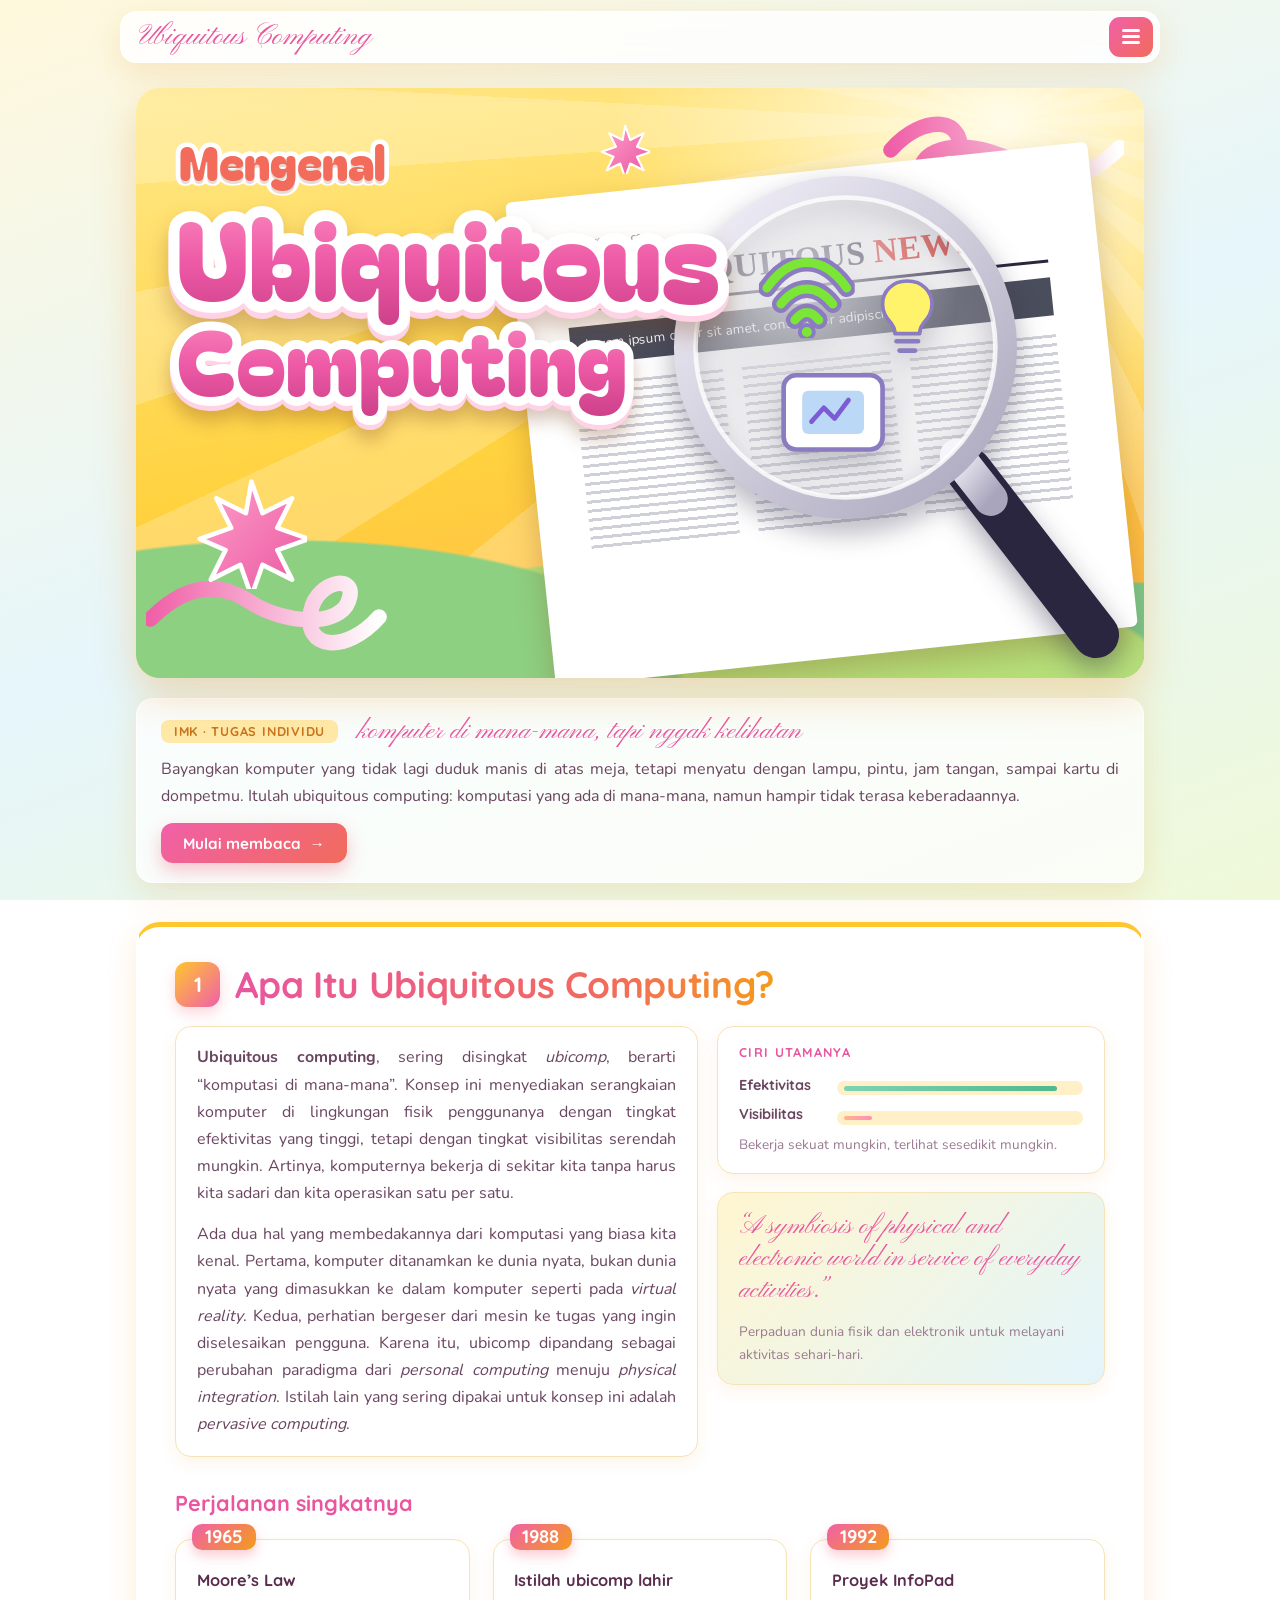
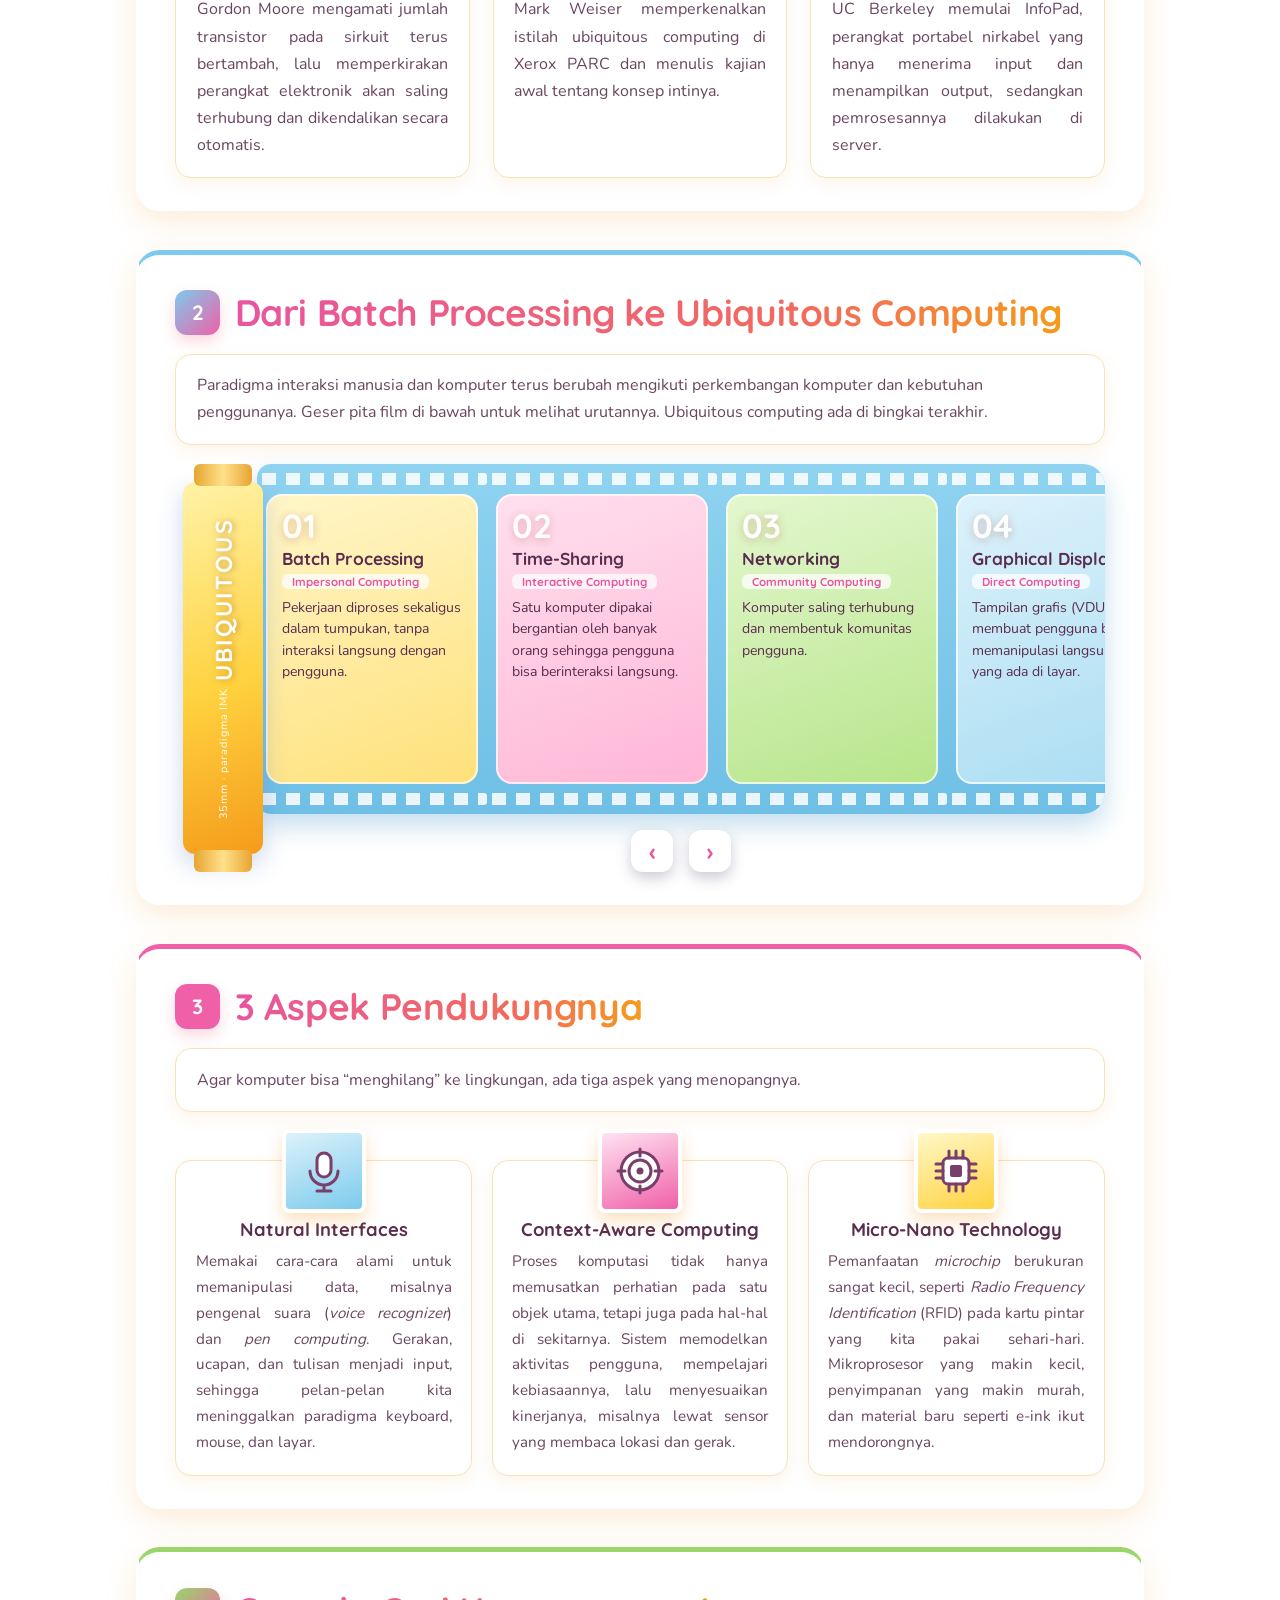
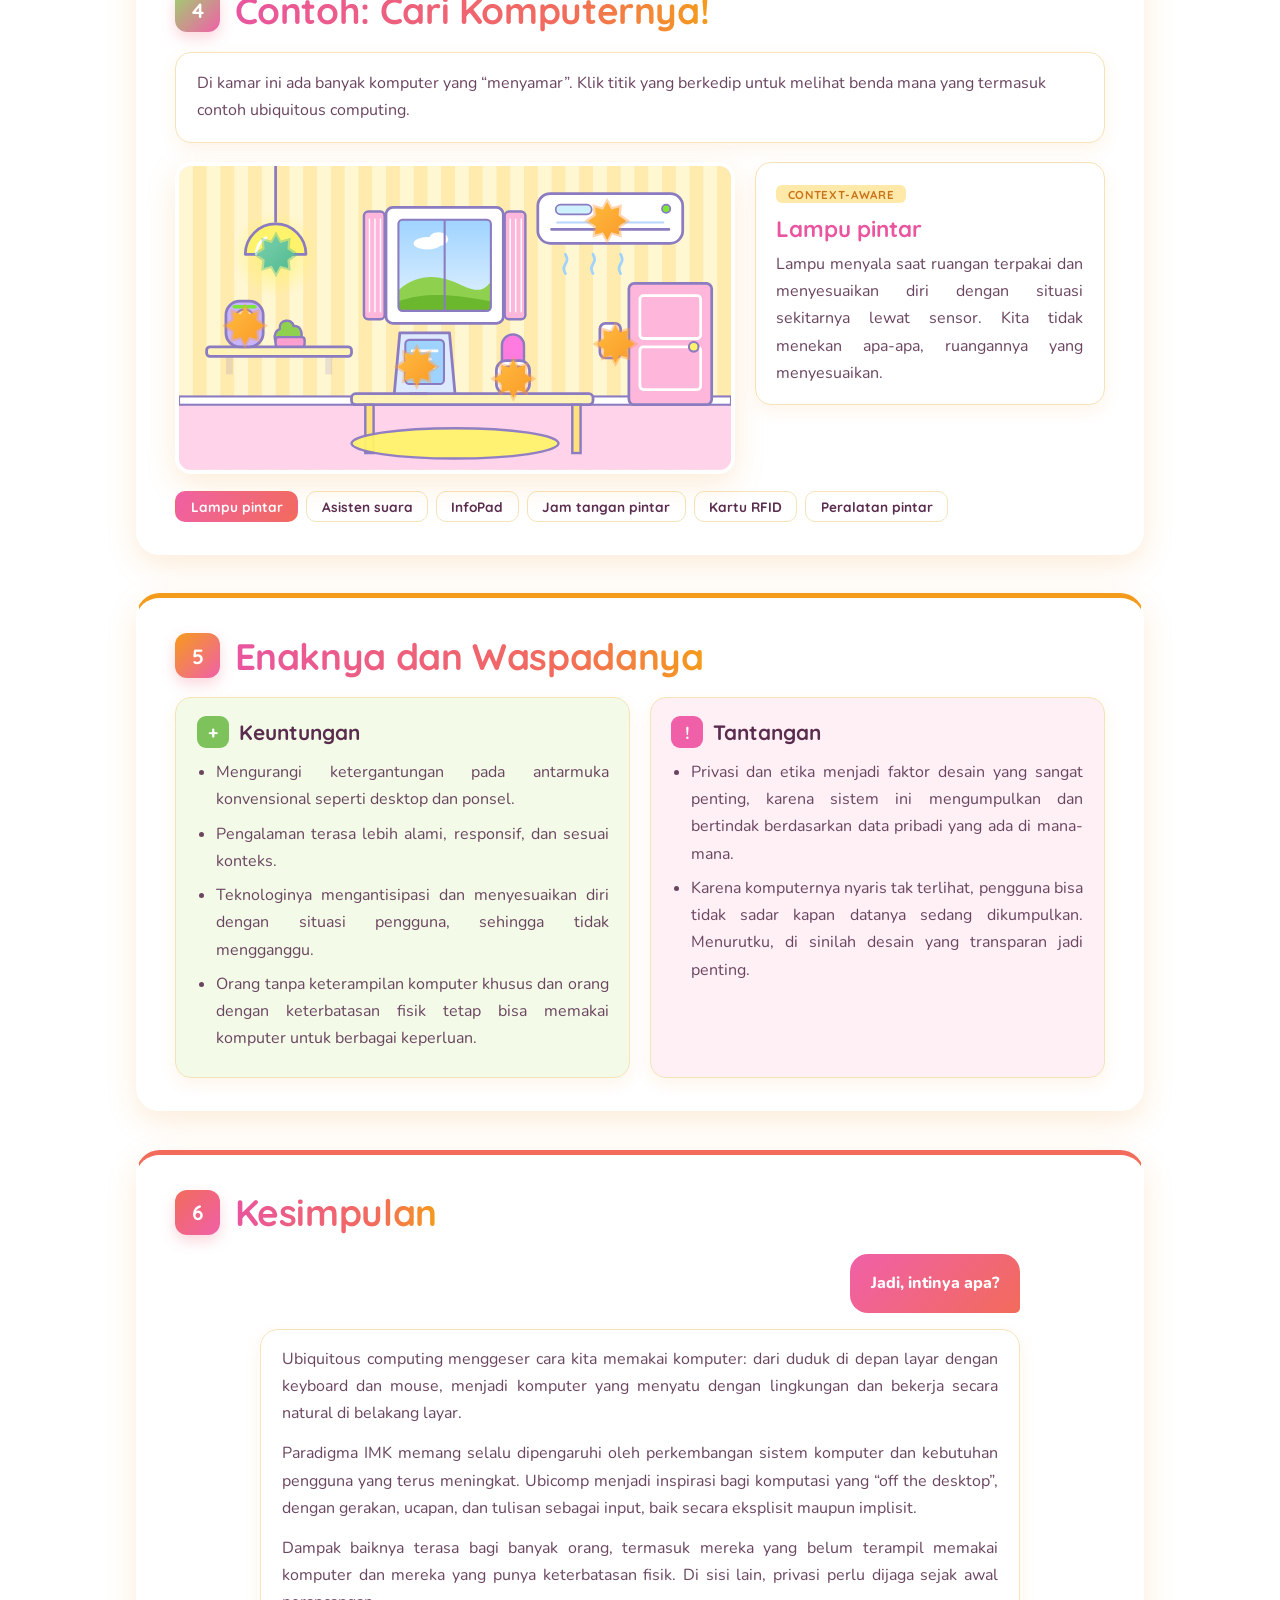
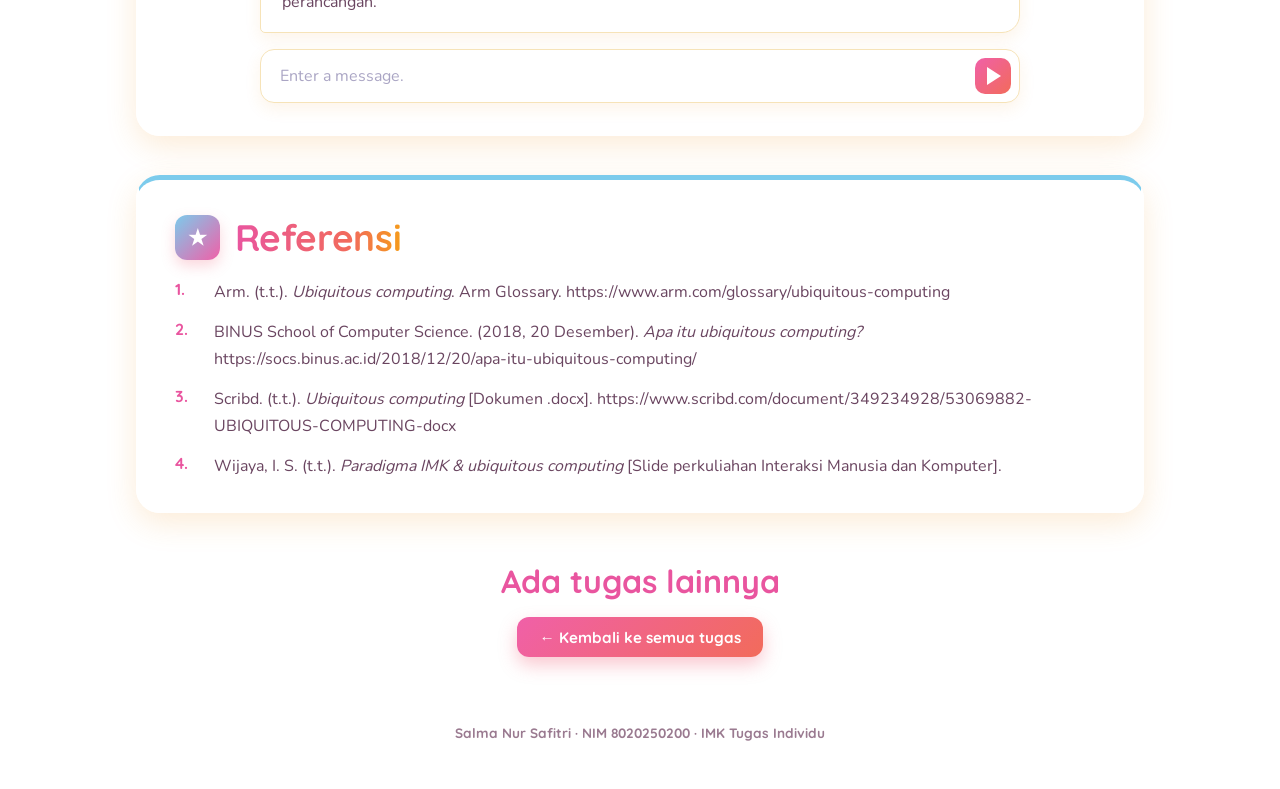
<file: tugas-4/index.html>
<!doctype html>
<html lang="id">
<head>
<meta charset="utf-8">
<meta name="viewport" content="width=device-width,initial-scale=1">
<title>Ubiquitous Computing — Tugas IMK</title>
<meta name="description" content="Blog tugas IMK: mengenal ubiquitous computing, komputasi yang ada di mana-mana tapi hampir tidak terlihat, lengkap dengan contohnya.">
<meta name="theme-color" content="#DCCBFF">
<link rel="stylesheet" href="style.css">
</head>
<body>
<script>document.documentElement.classList.add('js')</script>
<a class="skip" href="#apa">Lewati ke isi</a>
<div class="progress" aria-hidden="true"><i></i></div>

<svg width="0" height="0" style="position:absolute" aria-hidden="true" focusable="false">
<defs>
<symbol id="flower" viewBox="0 0 50 50"><g fill="#F7A8CB" stroke="#fff" stroke-width="2"><circle cx="25" cy="11" r="9"/><circle cx="38.300" cy="20.700" r="9"/><circle cx="33.200" cy="36.300" r="9"/><circle cx="16.800" cy="36.300" r="9"/><circle cx="11.700" cy="20.700" r="9"/></g><circle cx="25" cy="26" r="7" fill="#FFE27A" stroke="#fff" stroke-width="2"/></symbol>
<symbol id="burst" viewBox="0 0 60 60"><defs><linearGradient id="bg1" x1="0" y1="0" x2="1" y2="1"><stop offset="0" stop-color="#FFD34D"/><stop offset="1" stop-color="#FF8A3D"/></linearGradient></defs><path d="M30 2l6 17 16-8-8 16 17 6-17 6 8 16-16-8-6 17-6-17-16 8 8-16L2 33l17-6-8-16 16 8Z" fill="url(#bg1)" stroke="#fff" stroke-width="2.500" stroke-linejoin="round"/></symbol>
<symbol id="sparkle" viewBox="0 0 40 40"><path d="M20 1C21.5 12 28 18.5 39 20 28 21.5 21.5 28 20 39 18.5 28 12 21.5 1 20 12 18.5 18.5 12 20 1Z" fill="#fff" stroke="#8B7BC0" stroke-width="2" stroke-linejoin="round"/></symbol>
<symbol id="star5" viewBox="0 0 40 40"><path d="M20 3l5 11.500 12.500 1.200-9.400 8.300 2.800 12.200L20 29.800 9.100 36.200l2.800-12.200L2.500 15.700 15 14.500Z" fill="#6CCBFF" stroke="#8B7BC0" stroke-width="2.200" stroke-linejoin="round"/></symbol>
<symbol id="crown" viewBox="0 0 48 40"><path d="M5 32 3 11l11 9 10-15 10 15 11-9-2 21Z" fill="#FFF36B" stroke="#8B7BC0" stroke-width="2.400" stroke-linejoin="round"/><path d="M5 32h38v5H5Z" fill="#FFD84A" stroke="#8B7BC0" stroke-width="2.400" stroke-linejoin="round"/></symbol>
<symbol id="fly" viewBox="0 0 56 48"><path d="M28 24C20 6 4 4 4 15c0 9 12 12 24 9Z" fill="#7CCBFF" stroke="#8B7BC0" stroke-width="2.200" stroke-linejoin="round"/><path d="M28 24c8-18 24-20 24-9 0 9-12 12-24 9Z" fill="#7CCBFF" stroke="#8B7BC0" stroke-width="2.200" stroke-linejoin="round"/><path d="M28 25c-9 2-16 8-12 16 3 5 10 0 12-16Z" fill="#B7E6FF" stroke="#8B7BC0" stroke-width="2.200" stroke-linejoin="round"/><path d="M28 25c9 2 16 8 12 16-3 5-10 0-12-16Z" fill="#B7E6FF" stroke="#8B7BC0" stroke-width="2.200" stroke-linejoin="round"/><path d="M28 14v22" stroke="#8B7BC0" stroke-width="3" stroke-linecap="round"/></symbol>
<symbol id="wifi" viewBox="0 0 48 40"><path d="M4 15C16-2 32-2 44 15M11 23c8-10 18-10 26 0M18 31c4-5 8-5 12 0" fill="none" stroke="#8B7BC0" stroke-width="9" stroke-linecap="round"/><path d="M4 15C16-2 32-2 44 15M11 23c8-10 18-10 26 0M18 31c4-5 8-5 12 0" fill="none" stroke="#7BE635" stroke-width="4.500" stroke-linecap="round"/><circle cx="24" cy="37" r="3.500" fill="#7BE635" stroke="#8B7BC0" stroke-width="2"/></symbol>
<symbol id="heart" viewBox="0 0 40 36"><path d="M20 34C6 24 2 16 2 10 2 5 6 2 10.500 2 15 2 18 5 20 8.500 22 5 25 2 29.500 2 34 2 38 5 38 10c0 6-4 14-18 24Z" fill="#FF7BE0" stroke="#8B7BC0" stroke-width="2.400" stroke-linejoin="round"/></symbol>
<symbol id="bulb" viewBox="0 0 40 52"><path d="M20 3C10 3 4 10 4 18c0 6 3 9 6 13 1.500 2 2 4 2 6h16c0-2 .5-4 2-6 3-4 6-7 6-13C36 10 30 3 20 3Z" fill="#FFF36B" stroke="#8B7BC0" stroke-width="2.400" stroke-linejoin="round"/><path d="M13 42h14M15 48h10" stroke="#8B7BC0" stroke-width="3" stroke-linecap="round"/></symbol>
</defs>
</svg>

<header class="nav-wrap">
  <nav class="nav" id="home" aria-label="Navigasi utama">
    <a class="brand" href="#home"><span>Ubiquitous Computing</span></a>
    <button class="nav-toggle" aria-expanded="false" aria-controls="menu" aria-label="Buka menu"><span></span><span></span><span></span></button>
    <ul id="menu" class="menu">
      <li><a href="#apa" data-nav="apa">Pengertian</a></li>
      <li><a href="#paradigma" data-nav="paradigma">Paradigma</a></li>
      <li><a href="#aspek" data-nav="aspek">Aspek</a></li>
      <li><a href="#contoh" data-nav="contoh">Contoh</a></li>
      <li><a href="#kesimpulan" data-nav="kesimpulan">Kesimpulan</a></li>
      <li><a class="back" href="../index.html">← Semua Tugas</a></li>
    </ul>
  </nav>
</header>

<main>
<!-- HERO -->
<section class="hero" aria-labelledby="judul">
  <div class="poster">
    <svg class="sq sq1" viewBox="0 0 220 120" aria-hidden="true"><defs><linearGradient id="sqg" x1="0" y1="0" x2="1" y2="0"><stop offset="0" stop-color="#7E5BD6"/><stop offset="1" stop-color="#FFE9E0"/></linearGradient></defs><path d="M8 40c30-34 70-30 62 6-6 28-44 34-34 8 8-22 56-22 90 0 30 20 60 14 90-16" fill="none" stroke="url(#sqg)" stroke-width="14" stroke-linecap="round"/></svg>
    <svg class="sq sq2" viewBox="0 0 220 120" aria-hidden="true"><path d="M212 80c-30 34-70 30-62-6 6-28 44-34 34-8-8 22-56 22-90 0C64 46 34 52 4 82" fill="none" stroke="url(#sqg)" stroke-width="14" stroke-linecap="round"/></svg>
    <svg class="ast a1" aria-hidden="true"><use href="#burst"/></svg>
    <svg class="ast a2" aria-hidden="true"><use href="#burst"/></svg>
    <svg class="ast a3" aria-hidden="true"><use href="#burst"/></svg>
    <div class="paper" aria-hidden="true">
      <div class="url">www.website.com</div>
      <div class="mast"><b>THE UBIQUITOUS</b><i>NEWS</i></div>
      <div class="bar">Lorem ipsum dolor sit amet, consectetur adipiscing elit</div>
      <div class="cols"><span></span><span></span><span></span></div>
    </div>
    <svg class="lens" viewBox="0 0 300 330" aria-hidden="true">
      <defs><radialGradient id="glass" cx=".35" cy=".3"><stop offset="0" stop-color="#fff" stop-opacity=".75"/><stop offset="1" stop-color="#fff" stop-opacity=".22"/></radialGradient><linearGradient id="rim" x1="0" y1="0" x2="1" y2="1"><stop offset="0" stop-color="#F4F2FA"/><stop offset="1" stop-color="#A9A5BC"/></linearGradient></defs>
      <path d="M200 200L282 306" stroke="#2B2640" stroke-width="30" stroke-linecap="round"/>
      <path d="M192 190l22 28" stroke="url(#rim)" stroke-width="22" stroke-linecap="round"/>
      <circle cx="120" cy="120" r="104" fill="url(#glass)" stroke="url(#rim)" stroke-width="14"/>
      <circle cx="120" cy="120" r="97" fill="none" stroke="#fff" stroke-opacity=".8" stroke-width="3"/>
      <use href="#wifi" x="64" y="62" width="62" height="52"/><use href="#bulb" x="140" y="74" width="40" height="52"/>
      <g transform="translate(80 138)"><rect x="0" y="0" width="64" height="48" rx="8" fill="#fff" stroke="#8B7BC0" stroke-width="3"/><rect x="12" y="10" width="40" height="28" rx="4" fill="#BBD9F7"/><path d="M18 30l8-9 7 7 9-12" fill="none" stroke="#7E5BD6" stroke-width="3" stroke-linecap="round" stroke-linejoin="round"/></g>
    </svg>
    <div class="ttl">
      <p class="pre">Mengenal</p>
      <h1 id="judul"><span class="u" data-t="Ubiquitous"><i>Ubiquitous</i></span><span class="c" data-t="Computing"><i>Computing</i></span></h1>
    </div>
  </div>
  <div class="introrow">
    <span class="badge">IMK · Tugas Individu</span>
    <p class="hand">komputer di mana-mana, tapi nggak kelihatan</p>
    <p class="desc">Bayangkan komputer yang tidak lagi duduk manis di atas meja, tetapi menyatu dengan lampu, pintu, jam tangan, sampai kartu di dompetmu. Itulah ubiquitous computing: komputasi yang ada di mana-mana, namun hampir tidak terasa keberadaannya.</p>
    <a class="btn" href="#apa">Mulai membaca <span aria-hidden="true">→</span></a>
  </div>
</section>

<!-- 1 PENGERTIAN -->
<section class="page pg-yellow reveal" id="apa" aria-labelledby="h-apa">
  <header class="sh"><span class="no">1</span><h2 id="h-apa">Apa Itu Ubiquitous Computing?</h2></header>
  <div class="two">
    <article class="card">
      <p><b>Ubiquitous computing</b>, sering disingkat <em>ubicomp</em>, berarti “komputasi di mana-mana”. Konsep ini menyediakan serangkaian komputer di lingkungan fisik penggunanya dengan tingkat efektivitas yang tinggi, tetapi dengan tingkat visibilitas serendah mungkin. Artinya, komputernya bekerja di sekitar kita tanpa harus kita sadari dan kita operasikan satu per satu.</p>
      <p>Ada dua hal yang membedakannya dari komputasi yang biasa kita kenal. Pertama, komputer ditanamkan ke dunia nyata, bukan dunia nyata yang dimasukkan ke dalam komputer seperti pada <em>virtual reality</em>. Kedua, perhatian bergeser dari mesin ke tugas yang ingin diselesaikan pengguna. Karena itu, ubicomp dipandang sebagai perubahan paradigma dari <em>personal computing</em> menuju <em>physical integration</em>. Istilah lain yang sering dipakai untuk konsep ini adalah <em>pervasive computing</em>.</p>
    </article>
    <aside class="side">
      <div class="meter card">
        <p class="mt">Ciri utamanya</p>
        <div class="row"><span>Efektivitas</span><div class="bar"><i style="--v:92%"></i></div></div>
        <div class="row"><span>Visibilitas</span><div class="bar low"><i style="--v:12%"></i></div></div>
        <p class="mn">Bekerja sekuat mungkin, terlihat sesedikit mungkin.</p>
      </div>
      <blockquote class="quote card">
        <p>“A symbiosis of physical and electronic world in service of everyday activities.”</p>
        <footer>Perpaduan dunia fisik dan elektronik untuk melayani aktivitas sehari-hari.</footer>
      </blockquote>
    </aside>
  </div>

  <h3 class="sub">Perjalanan singkatnya</h3>
  <ol class="hist">
    <li class="card"><b class="yr">1965</b><h4>Moore’s Law</h4><p>Gordon Moore mengamati jumlah transistor pada sirkuit terus bertambah, lalu memperkirakan perangkat elektronik akan saling terhubung dan dikendalikan secara otomatis.</p></li>
    <li class="card"><b class="yr">1988</b><h4>Istilah ubicomp lahir</h4><p>Mark Weiser memperkenalkan istilah ubiquitous computing di Xerox PARC dan menulis kajian awal tentang konsep intinya.</p></li>
    <li class="card"><b class="yr">1992</b><h4>Proyek InfoPad</h4><p>UC Berkeley memulai InfoPad, perangkat portabel nirkabel yang hanya menerima input dan menampilkan output, sedangkan pemrosesannya dilakukan di server.</p></li>
  </ol>
</section>

<!-- 2 PARADIGMA -->
<section class="page pg-blue reveal" id="paradigma" aria-labelledby="h-par">
  <header class="sh"><span class="no">2</span><h2 id="h-par">Dari Batch Processing ke Ubiquitous Computing</h2></header>
  <p class="intro card">Paradigma interaksi manusia dan komputer terus berubah mengikuti perkembangan komputer dan kebutuhan penggunanya. Geser pita film di bawah untuk melihat urutannya. Ubiquitous computing ada di bingkai terakhir.</p>

  <div class="reelwrap">
    <div class="canister" aria-hidden="true"><span class="cap"></span><b>UBIQUITOUS</b><i>35mm · paradigma IMK</i><span class="cap"></span></div>
    <div class="reelbox">
    <button class="rbtn prev" aria-label="Sebelumnya">‹</button>
    <div class="reel" tabindex="0" aria-label="Pita film paradigma IMK">
      <div class="cell"><article class="fr c1"><b>01</b><h3>Batch Processing</h3><span class="tg">Impersonal Computing</span><p>Pekerjaan diproses sekaligus dalam tumpukan, tanpa interaksi langsung dengan pengguna.</p></article></div>
      <div class="cell"><article class="fr c2"><b>02</b><h3>Time-Sharing</h3><span class="tg">Interactive Computing</span><p>Satu komputer dipakai bergantian oleh banyak orang sehingga pengguna bisa berinteraksi langsung.</p></article></div>
      <div class="cell"><article class="fr c3"><b>03</b><h3>Networking</h3><span class="tg">Community Computing</span><p>Komputer saling terhubung dan membentuk komunitas pengguna.</p></article></div>
      <div class="cell"><article class="fr c4"><b>04</b><h3>Graphical Display</h3><span class="tg">Direct Computing</span><p>Tampilan grafis (VDU) membuat pengguna bisa memanipulasi langsung apa yang ada di layar.</p></article></div>
      <div class="cell"><article class="fr c5"><b>05</b><h3>Mikroprosesor</h3><span class="tg">Personal Computing</span><p>Komputer cukup kecil dan terjangkau untuk dimiliki dan dipakai secara pribadi.</p></article></div>
      <div class="cell"><article class="fr c1"><b>06</b><h3>Programming Toolkit</h3><span class="tg">Perkakas pengembang</span><p>Perangkat bantu yang memudahkan pengembang membangun perangkat lunak interaktif.</p></article></div>
      <div class="cell"><article class="fr c2"><b>07</b><h3>GUI</h3><span class="tg">Antarmuka grafis</span><p>Jendela, ikon, dan menu menggantikan perintah teks yang harus dihafal.</p></article></div>
      <div class="cell"><article class="fr c3"><b>08</b><h3>Metafora</h3><span class="tg">Meniru dunia nyata</span><p>Istilah seperti desktop, folder, dan tempat sampah dipakai agar komputer terasa familiar.</p></article></div>
      <div class="cell"><article class="fr c4"><b>09</b><h3>WWW (Internet)</h3><span class="tg">Terhubung global</span><p>Informasi saling terhubung dan bisa diakses dari mana saja lewat web.</p></article></div>
      <div class="cell"><article class="fr last"><b>10</b><h3>Ubiquitous Computing</h3><span class="tg">Physical Integration</span><p>Dunia fisik dan elektronik menyatu untuk melayani aktivitas sehari-hari.</p></article></div>
    </div>
    <button class="rbtn next" aria-label="Berikutnya">›</button>
    </div>
  </div>
</section>

<!-- 3 ASPEK -->
<section class="page pg-pink reveal" id="aspek" aria-labelledby="h-asp">
  <header class="sh"><span class="no">3</span><h2 id="h-asp">3 Aspek Pendukungnya</h2></header>
  <p class="intro card">Agar komputer bisa “menghilang” ke lingkungan, ada tiga aspek yang menopangnya.</p>
  <div class="apps">
    <article class="app">
      <span class="orb o-blue" aria-hidden="true"><svg viewBox="0 0 48 48"><rect x="17" y="6" width="14" height="24" rx="7" fill="#fff" stroke="#7A3E6A" stroke-width="3"/><path d="M10 24a14 14 0 0 0 28 0M24 38v6M17 44h14" fill="none" stroke="#7A3E6A" stroke-width="3" stroke-linecap="round"/></svg></span>
      <h3>Natural Interfaces</h3>
      <p>Memakai cara-cara alami untuk memanipulasi data, misalnya pengenal suara (<em>voice recognizer</em>) dan <em>pen computing</em>. Gerakan, ucapan, dan tulisan menjadi input, sehingga pelan-pelan kita meninggalkan paradigma keyboard, mouse, dan layar.</p>
    </article>
    <article class="app">
      <span class="orb o-pink" aria-hidden="true"><svg viewBox="0 0 48 48"><circle cx="24" cy="24" r="19" fill="#fff" stroke="#7A3E6A" stroke-width="3"/><circle cx="24" cy="24" r="11" fill="none" stroke="#7A3E6A" stroke-width="3"/><circle cx="24" cy="24" r="3.500" fill="#7A3E6A"/><path d="M24 2v7M24 39v7M2 24h7M39 24h7" stroke="#7A3E6A" stroke-width="3" stroke-linecap="round"/></svg></span>
      <h3>Context-Aware Computing</h3>
      <p>Proses komputasi tidak hanya memusatkan perhatian pada satu objek utama, tetapi juga pada hal-hal di sekitarnya. Sistem memodelkan aktivitas pengguna, mempelajari kebiasaannya, lalu menyesuaikan kinerjanya, misalnya lewat sensor yang membaca lokasi dan gerak.</p>
    </article>
    <article class="app">
      <span class="orb o-lemon" aria-hidden="true"><svg viewBox="0 0 48 48"><rect x="11" y="11" width="26" height="26" rx="5" fill="#fff" stroke="#7A3E6A" stroke-width="3"/><rect x="18" y="18" width="12" height="12" rx="2" fill="#7A3E6A"/><path d="M17 4v7M24 4v7M31 4v7M17 37v7M24 37v7M31 37v7M4 17h7M4 24h7M4 31h7M37 17h7M37 24h7M37 31h7" stroke="#7A3E6A" stroke-width="3" stroke-linecap="round"/></svg></span>
      <h3>Micro-Nano Technology</h3>
      <p>Pemanfaatan <em>microchip</em> berukuran sangat kecil, seperti <em>Radio Frequency Identification</em> (RFID) pada kartu pintar yang kita pakai sehari-hari. Mikroprosesor yang makin kecil, penyimpanan yang makin murah, dan material baru seperti e-ink ikut mendorongnya.</p>
    </article>
  </div>
</section>

<!-- 4 CONTOH -->
<section class="page pg-green reveal" id="contoh" aria-labelledby="h-con">
  <header class="sh"><span class="no">4</span><h2 id="h-con">Contoh: Cari Komputernya!</h2></header>
  <p class="intro card">Di kamar ini ada banyak komputer yang “menyamar”. Klik titik yang berkedip untuk melihat benda mana yang termasuk contoh ubiquitous computing.</p>

  <div class="stage">
    <div class="room">
      <svg viewBox="0 0 800 440" role="img" aria-label="Ilustrasi kamar dengan lampu, speaker, tablet, jam tangan, pembaca kartu pintu, dan AC">
        <defs>
          <pattern id="stripe" width="40" height="10" patternUnits="userSpaceOnUse"><rect width="20" height="10" fill="#EFE4FF"/><rect x="20" width="20" height="10" fill="#E3D2FF"/></pattern>
          <linearGradient id="sky" x1="0" y1="0" x2="0" y2="1"><stop offset="0" stop-color="#9FD3FF"/><stop offset="1" stop-color="#E4F3FF"/></linearGradient>
          <radialGradient id="glow"><stop offset="0" stop-color="#FFF36B" stop-opacity=".9"/><stop offset="1" stop-color="#FFF36B" stop-opacity="0"/></radialGradient>
          <clipPath id="winclip"><rect x="318" y="78" width="134" height="132" rx="6"/></clipPath>
        </defs>
        <rect width="800" height="440" fill="url(#stripe)"/>
        <rect y="340" width="800" height="100" fill="#FFD3EA"/>
        <rect y="334" width="800" height="12" fill="#fff" stroke="#8B7BC0" stroke-width="3"/>
        <!-- jendela -->
        <rect x="300" y="60" width="170" height="168" rx="10" fill="#fff" stroke="#8B7BC0" stroke-width="4"/>
        <g clip-path="url(#winclip)"><rect x="318" y="78" width="134" height="132" fill="url(#sky)"/>
          <path d="M318 180c30-26 60-22 90-8s34 6 44-4v50H318Z" fill="#8FD14F"/><path d="M318 196c40-14 80-10 134 0v14H318Z" fill="#6BB82F"/>
          <ellipse cx="360" cy="112" rx="20" ry="9" fill="#fff"/><ellipse cx="376" cy="106" rx="14" ry="10" fill="#fff"/></g>
        <rect x="318" y="78" width="134" height="132" rx="6" fill="none" stroke="#8B7BC0" stroke-width="3"/>
        <path d="M385 78v132" stroke="#8B7BC0" stroke-width="3"/>
        <rect x="268" y="66" width="30" height="156" rx="6" fill="#FFB6DB" stroke="#8B7BC0" stroke-width="3.500"/><path d="M276 76v136M284 76v136M292 76v136" stroke="#fff" stroke-width="2"/>
        <rect x="472" y="66" width="30" height="156" rx="6" fill="#FFB6DB" stroke="#8B7BC0" stroke-width="3.500"/><path d="M480 76v136M488 76v136M496 76v136" stroke="#fff" stroke-width="2"/>
        <!-- lampu gantung -->
        <circle cx="140" cy="128" r="62" fill="url(#glow)"/>
        <path d="M140 0v82" stroke="#8B7BC0" stroke-width="4"/>
        <path d="M96 128a44 44 0 0 1 88 0Z" fill="#FFF36B" stroke="#8B7BC0" stroke-width="4" stroke-linejoin="round"/>
        <path d="M112 128a28 28 0 0 1 14-24" fill="none" stroke="#fff" stroke-width="4" stroke-linecap="round"/>
        <circle cx="140" cy="134" r="8" fill="#fff" stroke="#8B7BC0" stroke-width="3"/>
        <!-- rak + speaker -->
        <rect x="40" y="262" width="210" height="14" rx="5" fill="#FFF3B8" stroke="#8B7BC0" stroke-width="4"/>
        <rect x="68" y="276" width="10" height="26" fill="#8B7BC0" opacity=".18"/><rect x="212" y="276" width="10" height="26" fill="#8B7BC0" opacity=".18"/>
        <rect x="68" y="196" width="54" height="66" rx="20" fill="#C9B4FF" stroke="#8B7BC0" stroke-width="4"/>
        <circle cx="95" cy="222" r="14" fill="#fff" stroke="#8B7BC0" stroke-width="3"/><circle cx="95" cy="222" r="5" fill="#8B7BC0"/>
        <path d="M80 204h30" stroke="#7BE635" stroke-width="5" stroke-linecap="round"/>
        <path d="M150 262c-12 0-16-20-4-26-2-14 18-16 20-4 12-2 16 16 6 22 6 8-2 8-6 8Z" fill="#8FD14F" stroke="#8B7BC0" stroke-width="3.500" stroke-linejoin="round"/>
        <rect x="140" y="248" width="42" height="14" rx="4" fill="#FF9FD0" stroke="#8B7BC0" stroke-width="3.500"/>
        <!-- AC -->
        <rect x="520" y="40" width="210" height="72" rx="18" fill="#fff" stroke="#8B7BC0" stroke-width="4"/>
        <path d="M540 92h170" stroke="#8B7BC0" stroke-width="4" stroke-linecap="round"/><path d="M548 82h154" stroke="#B9D6FF" stroke-width="3" stroke-linecap="round"/>
        <circle cx="706" cy="62" r="6" fill="#7BE635" stroke="#8B7BC0" stroke-width="2.500"/>
        <rect x="546" y="56" width="52" height="14" rx="7" fill="#CFF1FF" stroke="#8B7BC0" stroke-width="2.500"/>
        <path d="M560 128c8 14-8 14 0 28M600 128c8 14-8 14 0 28M640 128c8 14-8 14 0 28" fill="none" stroke="#9FD3FF" stroke-width="4" stroke-linecap="round"/>
        <!-- pintu + pembaca kartu -->
        <rect x="652" y="170" width="120" height="176" rx="8" fill="#FFB6DB" stroke="#8B7BC0" stroke-width="4"/>
        <rect x="668" y="188" width="88" height="62" rx="5" fill="none" stroke="#fff" stroke-width="4"/><rect x="668" y="262" width="88" height="62" rx="5" fill="none" stroke="#fff" stroke-width="4"/>
        <circle cx="746" cy="262" r="7" fill="#FFF36B" stroke="#8B7BC0" stroke-width="3"/>
        <rect x="610" y="228" width="30" height="50" rx="8" fill="#fff" stroke="#8B7BC0" stroke-width="4"/>
        <circle cx="625" cy="246" r="5" fill="#7BE635" stroke="#8B7BC0" stroke-width="2.500"/>
        <path d="M615 262c6-6 14-6 20 0M619 268c4-4 8-4 12 0" fill="none" stroke="#8B7BC0" stroke-width="2.500" stroke-linecap="round"/>
        <!-- meja -->
        <rect x="250" y="330" width="350" height="16" rx="6" fill="#FFF3B8" stroke="#8B7BC0" stroke-width="4"/>
        <rect x="270" y="346" width="12" height="70" fill="#FFE27A" stroke="#8B7BC0" stroke-width="3.500"/><rect x="570" y="346" width="12" height="70" fill="#FFE27A" stroke="#8B7BC0" stroke-width="3.500"/>
        <!-- tablet -->
        <path d="M312 330l8-88h72l8 88Z" fill="#DCE9FF" stroke="#8B7BC0" stroke-width="4" stroke-linejoin="round"/>
        <rect x="328" y="252" width="56" height="64" rx="6" fill="#9FD3FF" stroke="#8B7BC0" stroke-width="3"/>
        <path d="M338 268h36M338 280h26M338 292h32" stroke="#fff" stroke-width="4" stroke-linecap="round"/>
        <path d="M360 330l-26 0" stroke="#8B7BC0" stroke-width="4"/>
        <!-- jam tangan -->
        <path d="M468 286h32v-26a16 16 0 0 0-32 0Z" fill="#FF7BE0" stroke="#8B7BC0" stroke-width="3.500"/>
        <path d="M468 322h32v26a16 16 0 0 1-32 0Z" fill="#FF7BE0" stroke="#8B7BC0" stroke-width="3.500" transform="translate(0,-34)"/>
        <rect x="460" y="282" width="48" height="48" rx="14" fill="#fff" stroke="#8B7BC0" stroke-width="4"/>
        <rect x="467" y="289" width="34" height="34" rx="9" fill="#8B7BC0"/>
        <path d="M474 310l6-8 5 5 7-9" fill="none" stroke="#7BE635" stroke-width="3" stroke-linecap="round" stroke-linejoin="round"/>
        <!-- karpet -->
        <ellipse cx="400" cy="402" rx="150" ry="22" fill="#FFF36B" stroke="#8B7BC0" stroke-width="3.500" opacity=".95"/>
      </svg>
      <button class="hot" data-k="lampu" style="--x:17.5%;--y:29%" aria-label="Lampu pintar"><i></i></button>
      <button class="hot" data-k="speaker" style="--x:11.9%;--y:52.5%" aria-label="Asisten suara"><i></i></button>
      <button class="hot" data-k="tablet" style="--x:43%;--y:66%" aria-label="InfoPad"><i></i></button>
      <button class="hot" data-k="jam" style="--x:60.5%;--y:70%" aria-label="Jam tangan pintar"><i></i></button>
      <button class="hot" data-k="kartu" style="--x:79%;--y:58.5%" aria-label="Pembaca kartu RFID"><i></i></button>
      <button class="hot" data-k="ac" style="--x:77.5%;--y:18%" aria-label="Peralatan rumah pintar"><i></i></button>
    </div>

    <article class="info card" id="info" aria-live="polite">
      <span class="tag">Context-Aware</span>
      <h3>Lampu pintar</h3>
      <p>Lampu menyala saat ruangan terpakai dan menyesuaikan diri dengan situasi sekitarnya lewat sensor. Kita tidak menekan apa-apa, ruangannya yang menyesuaikan.</p>
    </article>
  </div>

  <ul class="chips" aria-label="Daftar contoh">
    <li><button data-k="lampu" class="on">Lampu pintar</button></li>
    <li><button data-k="speaker">Asisten suara</button></li>
    <li><button data-k="tablet">InfoPad</button></li>
    <li><button data-k="jam">Jam tangan pintar</button></li>
    <li><button data-k="kartu">Kartu RFID</button></li>
    <li><button data-k="ac">Peralatan pintar</button></li>
  </ul>
</section>

<!-- 5 PLUS MINUS -->
<section class="page pg-lilac reveal" id="plus" aria-labelledby="h-pm">
  <header class="sh"><span class="no">5</span><h2 id="h-pm">Enaknya dan Waspadanya</h2></header>
  <div class="pm">
    <article class="card good">
      <h3><span aria-hidden="true">+</span> Keuntungan</h3>
      <ul>
        <li>Mengurangi ketergantungan pada antarmuka konvensional seperti desktop dan ponsel.</li>
        <li>Pengalaman terasa lebih alami, responsif, dan sesuai konteks.</li>
        <li>Teknologinya mengantisipasi dan menyesuaikan diri dengan situasi pengguna, sehingga tidak mengganggu.</li>
        <li>Orang tanpa keterampilan komputer khusus dan orang dengan keterbatasan fisik tetap bisa memakai komputer untuk berbagai keperluan.</li>
      </ul>
    </article>
    <article class="card warn">
      <h3><span aria-hidden="true">!</span> Tantangan</h3>
      <ul>
        <li>Privasi dan etika menjadi faktor desain yang sangat penting, karena sistem ini mengumpulkan dan bertindak berdasarkan data pribadi yang ada di mana-mana.</li>
        <li>Karena komputernya nyaris tak terlihat, pengguna bisa tidak sadar kapan datanya sedang dikumpulkan. Menurutku, di sinilah desain yang transparan jadi penting.</li>
      </ul>
    </article>
  </div>
</section>

<!-- KESIMPULAN -->
<section class="page pg-sun reveal" id="kesimpulan" aria-labelledby="h-kes">
  <header class="sh"><span class="no">6</span><h2 id="h-kes">Kesimpulan</h2></header>
  <div class="chat">
    <p class="bub me">Jadi, intinya apa?</p>
    <div class="bub you">
      <p>Ubiquitous computing menggeser cara kita memakai komputer: dari duduk di depan layar dengan keyboard dan mouse, menjadi komputer yang menyatu dengan lingkungan dan bekerja secara natural di belakang layar.</p>
      <p>Paradigma IMK memang selalu dipengaruhi oleh perkembangan sistem komputer dan kebutuhan pengguna yang terus meningkat. Ubicomp menjadi inspirasi bagi komputasi yang “off the desktop”, dengan gerakan, ucapan, dan tulisan sebagai input, baik secara eksplisit maupun implisit.</p>
      <p>Dampak baiknya terasa bagi banyak orang, termasuk mereka yang belum terampil memakai komputer dan mereka yang punya keterbatasan fisik. Di sisi lain, privasi perlu dijaga sejak awal perancangan.</p>
    </div>
    <div class="fake" aria-hidden="true"><span>Enter a message.</span><b></b></div>
  </div>
</section>

<!-- REFERENSI -->
<section class="page pg-ref reveal" id="referensi" aria-labelledby="h-ref">
  <header class="sh"><span class="no">★</span><h2 id="h-ref">Referensi</h2></header>
  <ol class="reflist">
    <li>Arm. (t.t.). <em>Ubiquitous computing</em>. Arm Glossary. https://www.arm.com/glossary/ubiquitous-computing</li>
    <li>BINUS School of Computer Science. (2018, 20 Desember). <em>Apa itu ubiquitous computing?</em> https://socs.binus.ac.id/2018/12/20/apa-itu-ubiquitous-computing/</li>
    <li>Scribd. (t.t.). <em>Ubiquitous computing</em> [Dokumen .docx]. https://www.scribd.com/document/349234928/53069882-UBIQUITOUS-COMPUTING-docx</li>
    <li>Wijaya, I. S. (t.t.). <em>Paradigma IMK &amp; ubiquitous computing</em> [Slide perkuliahan Interaksi Manusia dan Komputer].</li>
  </ol>
</section>

<section class="cta">
  <p>Ada tugas lainnya</p>
  <a class="btn" href="../index.html">← Kembali ke semua tugas</a>
</section>
</main>

<footer class="foot"><p>Salma Nur Safitri · NIM 8020250200 · IMK Tugas Individu</p></footer>
<button class="totop" aria-label="Kembali ke atas">↑</button>
<script src="script.js"></script>
</body>
</html>
</file>
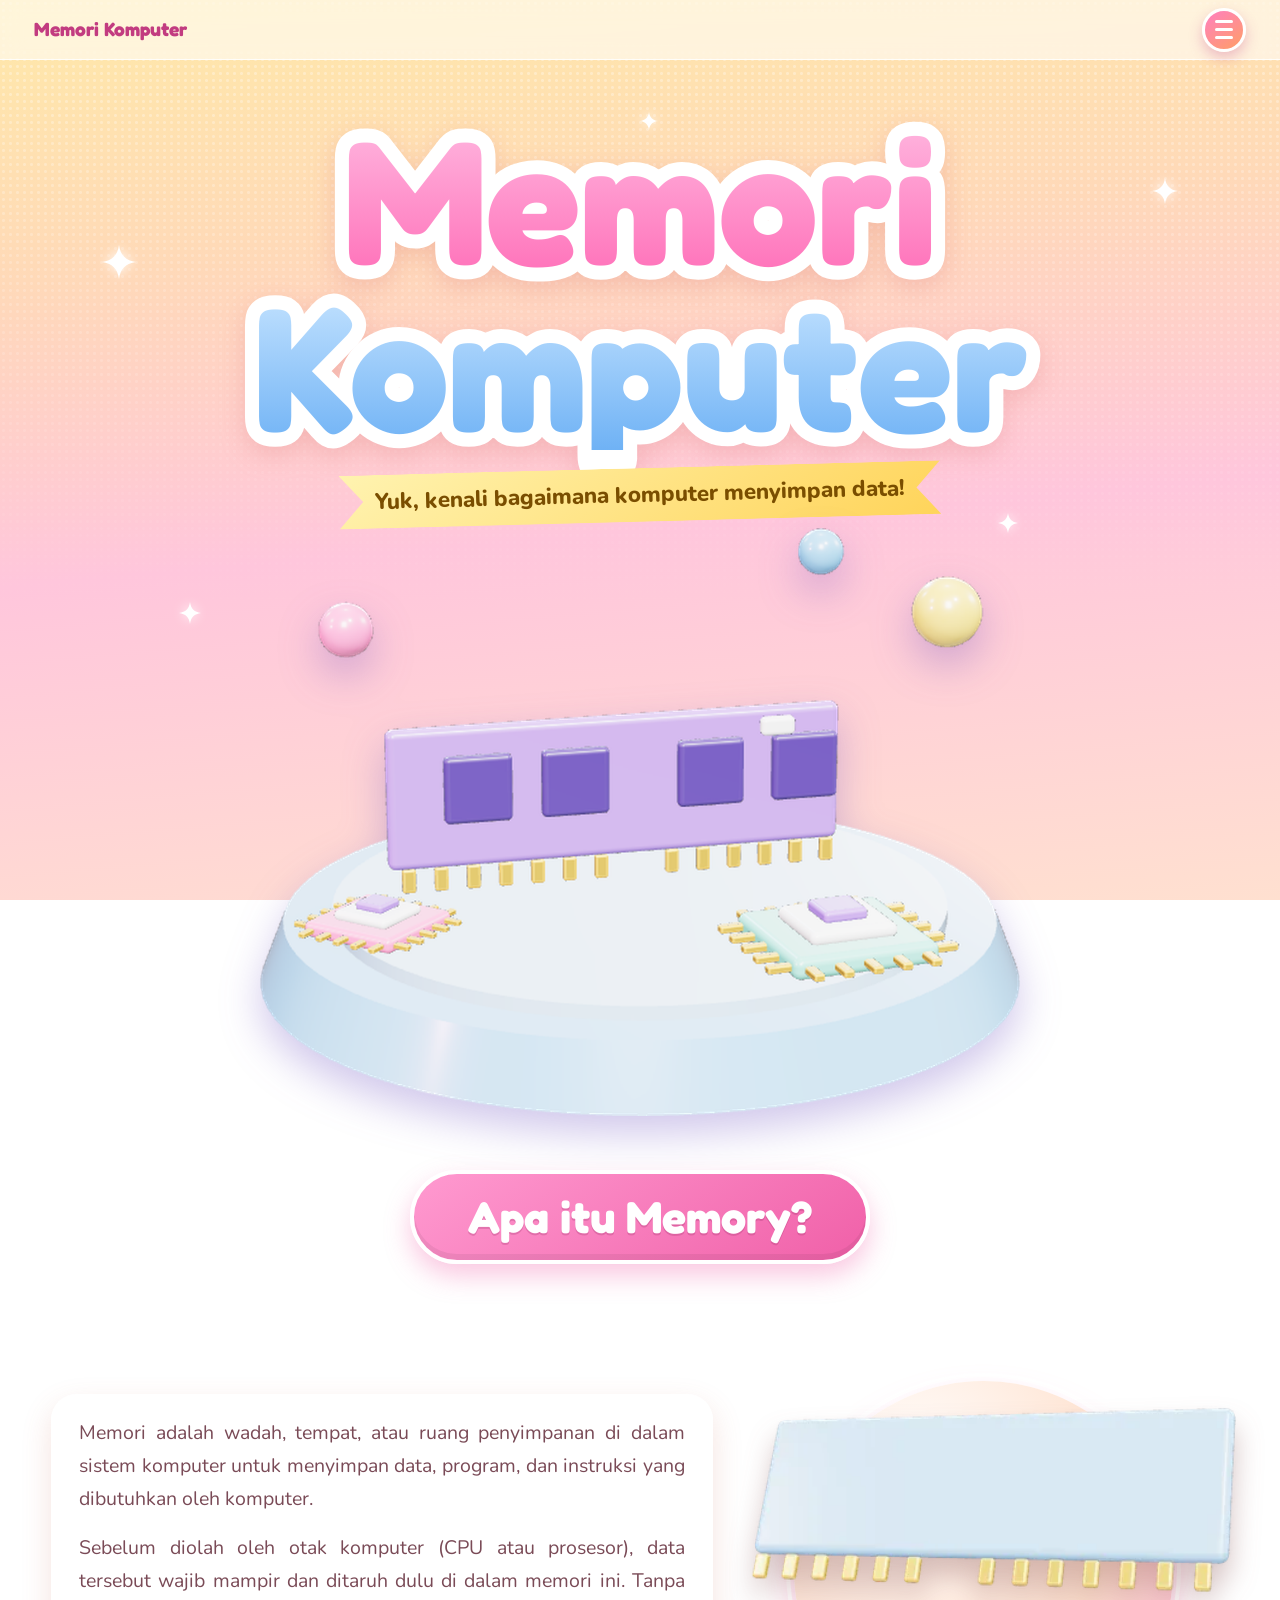
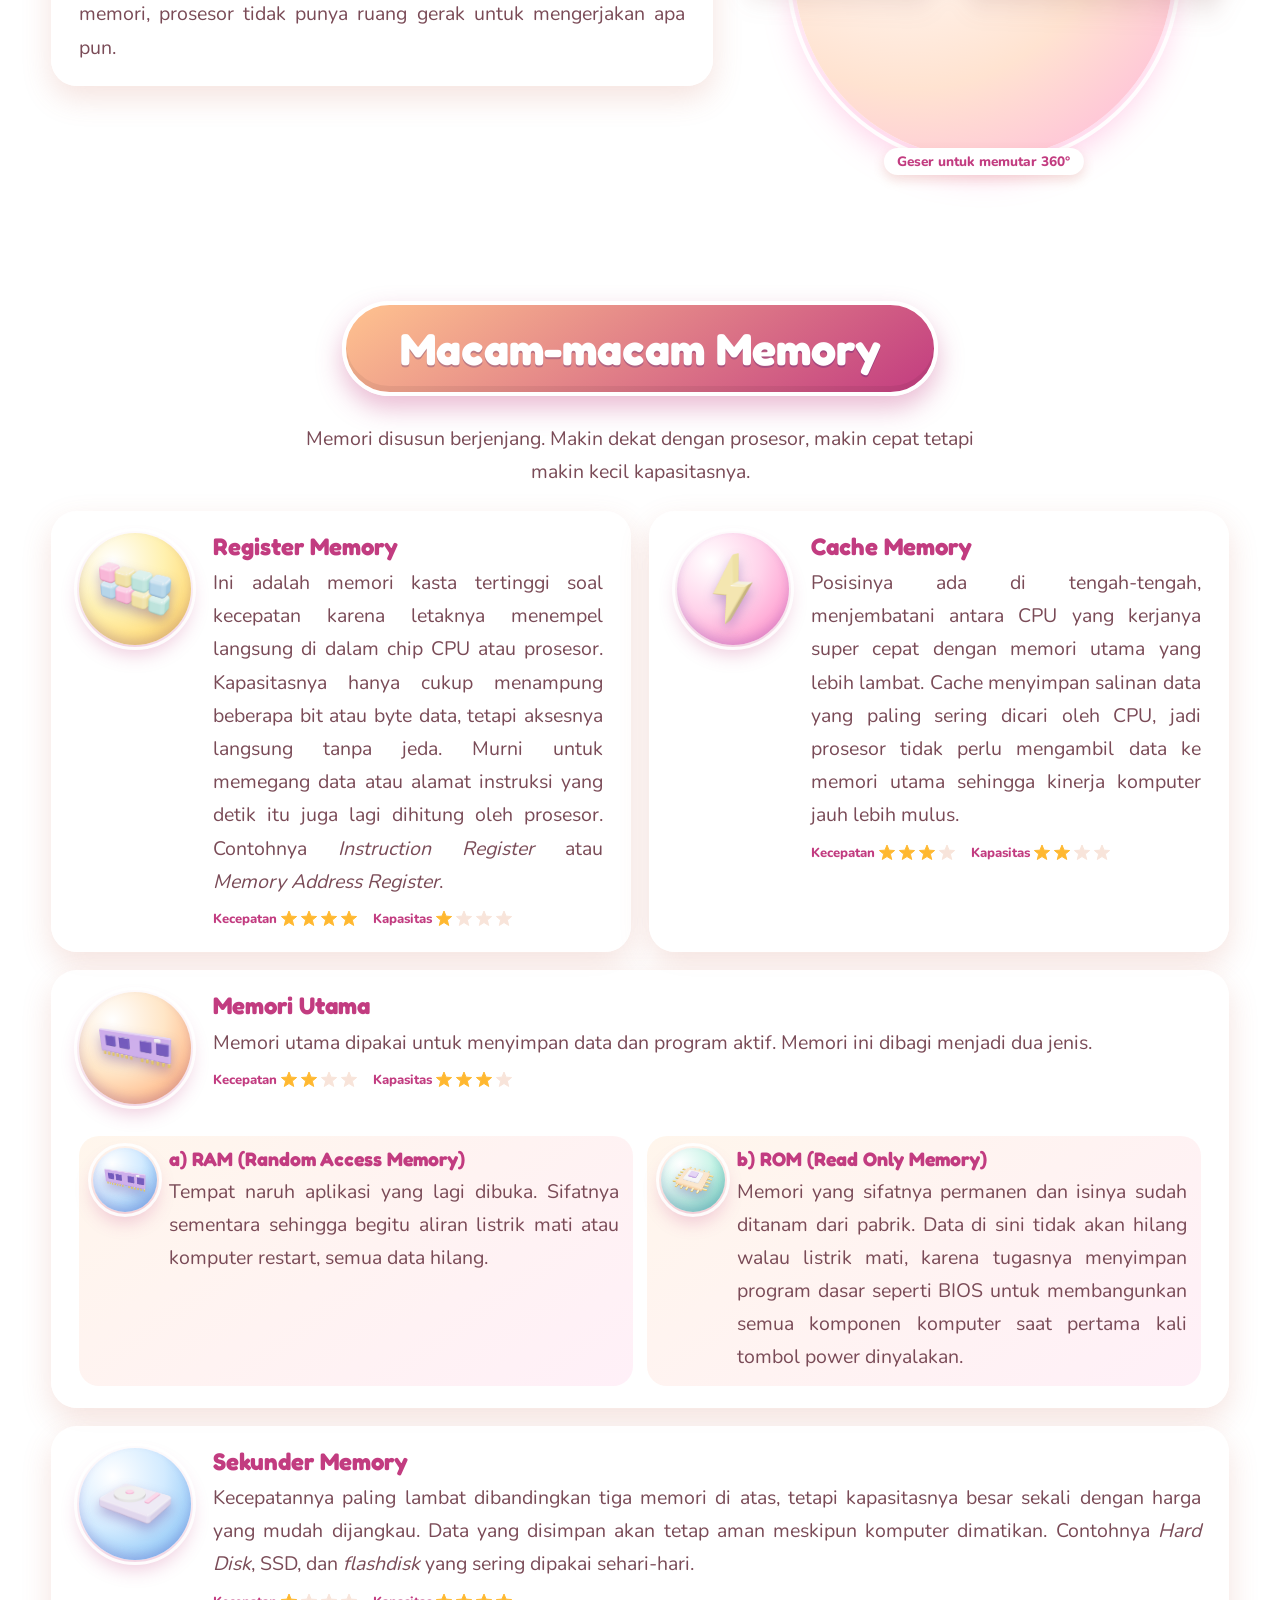
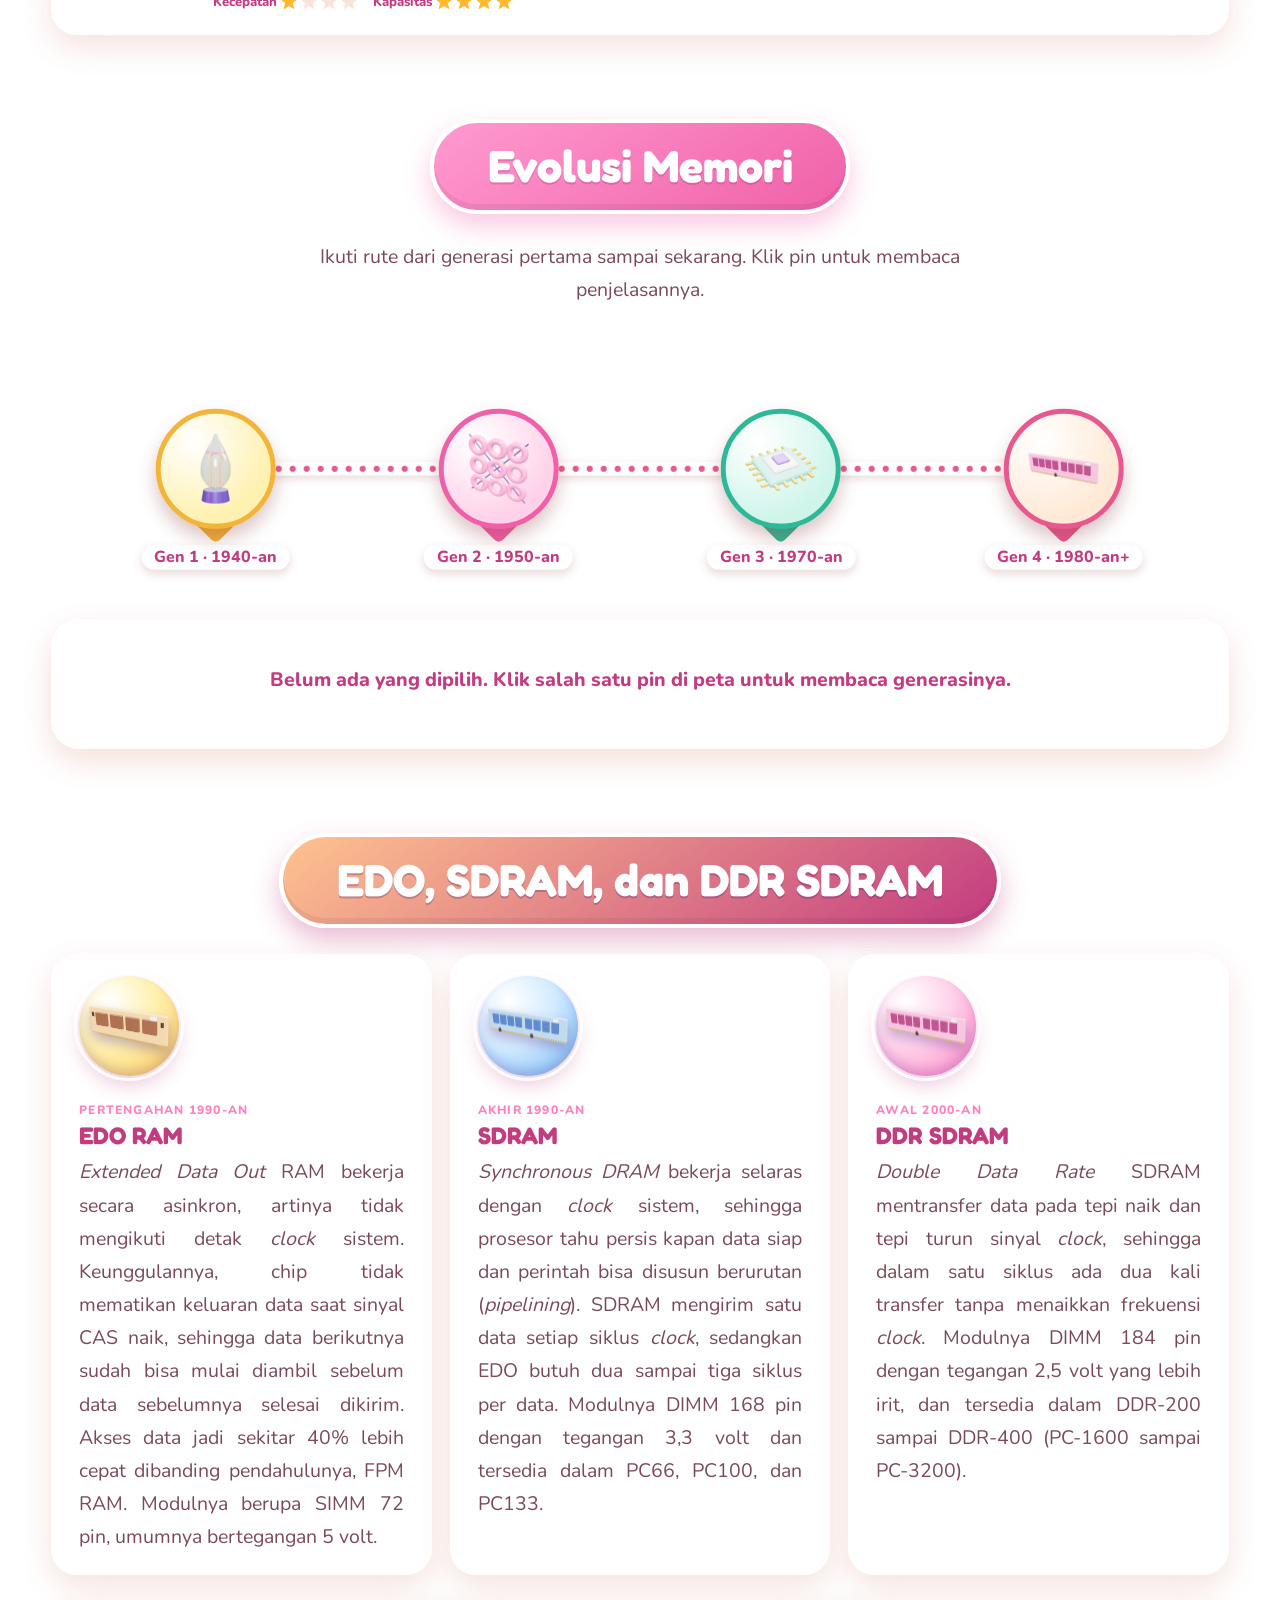
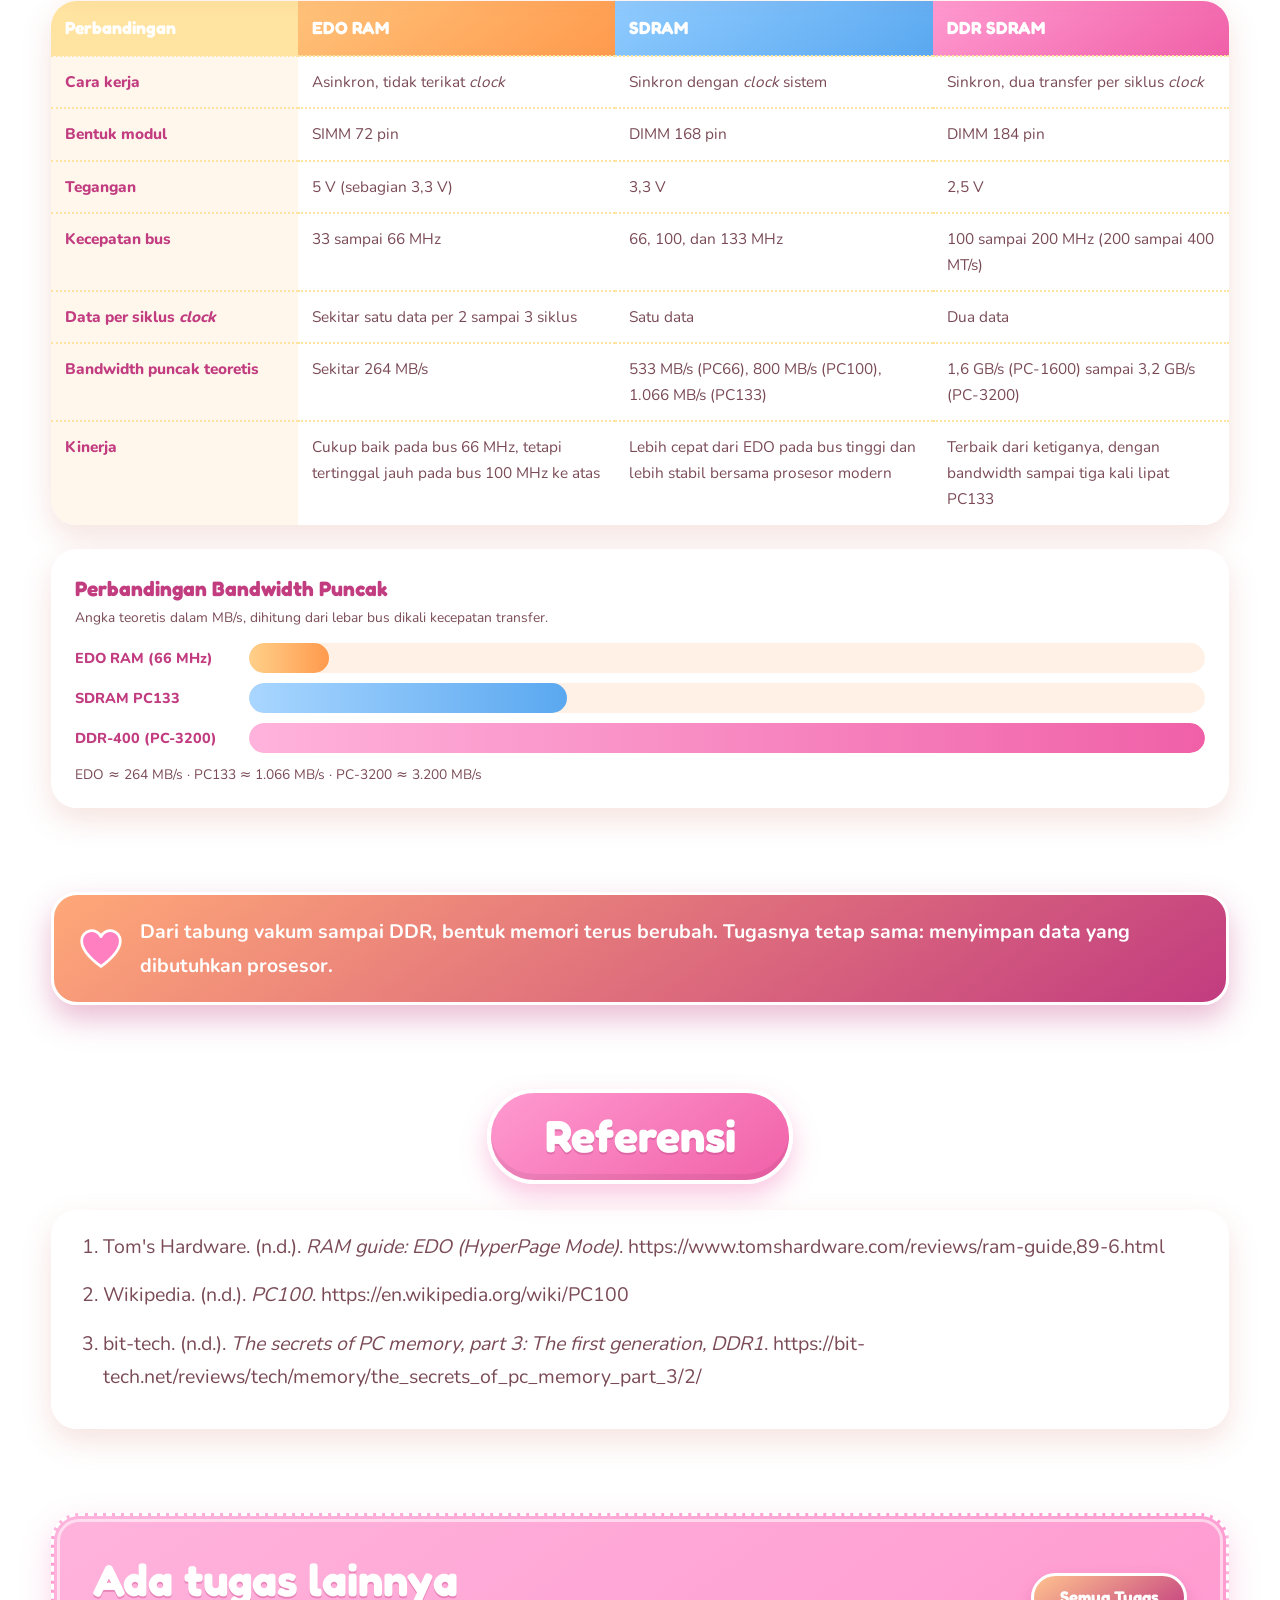
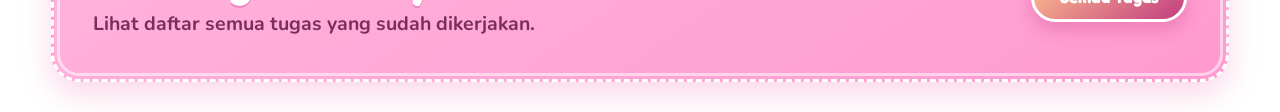
<file: tugas-5/index.html>
<!doctype html>
<html lang="id"><head><meta charset="utf-8"><meta name="viewport" content="width=device-width,initial-scale=1">
<title>Memori Komputer | Salma Nur Safitri</title>
<meta name="description" content="Tugas Arsitektur dan Organisasi Komputer: pengertian memori, macam-macam memori, evolusi memori, serta perbedaan EDO RAM, SDRAM, dan DDR SDRAM.">
<link rel="preload" href="fonts/fredoka-latin-700-normal.woff2" as="font" type="font/woff2" crossorigin>
<link rel="stylesheet" href="style.css">
</head><body>
<svg width="0" height="0" style="position:absolute" aria-hidden="true"><defs><symbol id="star" viewBox="0 0 100 100"><polygon points="50.0,0.0 62.9,32.2 97.6,34.5 70.9,56.8 79.4,90.5 50.0,72.0 20.6,90.5 29.1,56.8 2.4,34.5 37.1,32.2"/></symbol></defs></svg>
<header class="top"><a class="brand" href="#atas">Memori Komputer</a><button class="nav-toggle" aria-label="Buka menu" aria-expanded="false" aria-controls="menu"><span></span><span></span><span></span></button></header>
<nav class="menu" id="menu" aria-label="Menu utama"><a href="#pengertian" data-nav><b>1</b><span>Apa itu memory?</span></a><a href="#macam" data-nav><b>2</b><span>Macam-macam memory</span></a><a href="#evolusi" data-nav><b>3</b><span>Evolusi memori</span></a><a href="#perbedaan" data-nav><b>4</b><span>EDO, SDRAM, DDR</span></a><a href="#referensi" data-nav><b>★</b><span>Referensi</span></a></nav>
<div class="progress" aria-hidden="true"></div>
<main id="atas">
<section class="hero" aria-label="Pembuka">
 <svg class="spk" style="left:8%;top:22%;width:34px;height:34px;animation-delay:0s" viewBox="0 0 40 40" aria-hidden="true"><path d="M20 0C21.5 12 28 18.5 40 20 28 21.5 21.5 28 20 40 18.5 28 12 21.5 0 20 12 18.5 18.5 12 20 0Z"/></svg><svg class="spk" style="left:90%;top:16%;width:26px;height:26px;animation-delay:1s" viewBox="0 0 40 40" aria-hidden="true"><path d="M20 0C21.5 12 28 18.5 40 20 28 21.5 21.5 28 20 40 18.5 28 12 21.5 0 20 12 18.5 18.5 12 20 0Z"/></svg><svg class="spk" style="left:78%;top:46%;width:20px;height:20px;animation-delay:2s" viewBox="0 0 40 40" aria-hidden="true"><path d="M20 0C21.5 12 28 18.5 40 20 28 21.5 21.5 28 20 40 18.5 28 12 21.5 0 20 12 18.5 18.5 12 20 0Z"/></svg><svg class="spk" style="left:14%;top:54%;width:22px;height:22px;animation-delay:0.6s" viewBox="0 0 40 40" aria-hidden="true"><path d="M20 0C21.5 12 28 18.5 40 20 28 21.5 21.5 28 20 40 18.5 28 12 21.5 0 20 12 18.5 18.5 12 20 0Z"/></svg><svg class="spk" style="left:50%;top:10%;width:18px;height:18px;animation-delay:1.6s" viewBox="0 0 40 40" aria-hidden="true"><path d="M20 0C21.5 12 28 18.5 40 20 28 21.5 21.5 28 20 40 18.5 28 12 21.5 0 20 12 18.5 18.5 12 20 0Z"/></svg>
 <div class="wrap">
   <h1 class="ttl"><span class="a" data-t="Memori">Memori</span><span class="b" data-t="Komputer">Komputer</span></h1>
  <span class="ribbon">Yuk, kenali bagaimana komputer menyimpan data!</span>
  <div class="herofig"><img src="assets/hero.png" alt="Ilustrasi modul RAM dan chip di atas panggung" width="1000" height="813"></div>
 </div>
 </section>

<section class="sec wrap" id="pengertian">
 <div class="sh  reveal"><span class="t">Apa itu Memory?</span></div>
 <div class="one">
  <article class="card reveal"><div>
   <p class="just">Memori adalah wadah, tempat, atau ruang penyimpanan di dalam sistem komputer untuk menyimpan data, program, dan instruksi yang dibutuhkan oleh komputer.</p>
   <p class="just" style="margin-top:.8em">Sebelum diolah oleh otak komputer (CPU atau prosesor), data tersebut wajib mampir dan ditaruh dulu di dalam memori ini. Tanpa memori, prosesor tidak punya ruang gerak untuk mengerjakan apa pun.</p></div></article>
  <div class="spinbox reveal"><div class="ring"></div><img class="spin" src="assets/spin/r00.webp" alt="Modul RAM 3D, geser untuk memutar" width="420" height="180" draggable="false"><span class="spinhint">Geser untuk memutar 360°</span></div>
 </div>
</section>

<section class="sec wrap" id="macam">
 <div class="sh b reveal"><span class="t">Macam-macam Memory</span></div>
 <p class="just reveal" style="text-align:center;text-align-last:center;max-width:720px;margin:0 auto 22px">Memori disusun berjenjang. Makin dekat dengan prosesor, makin cepat tetapi makin kecil kapasitasnya.</p>
 <div class="stack two">
  <article class="card reveal"><div class="ic yl"><img src="assets/register.png" alt="" width="120" height="100"></div><div><h3>Register Memory</h3>
   <p class="just">Ini adalah memori kasta tertinggi soal kecepatan karena letaknya menempel langsung di dalam chip CPU atau prosesor. Kapasitasnya hanya cukup menampung beberapa bit atau byte data, tetapi aksesnya langsung tanpa jeda. Murni untuk memegang data atau alamat instruksi yang detik itu juga lagi dihitung oleh prosesor. Contohnya <i>Instruction Register</i> atau <i>Memory Address Register</i>.</p>
   <div class="meter"><div>Kecepatan <svg class="on" aria-hidden="true"><use href="#star"/></svg><svg class="on" aria-hidden="true"><use href="#star"/></svg><svg class="on" aria-hidden="true"><use href="#star"/></svg><svg class="on" aria-hidden="true"><use href="#star"/></svg></div><div>Kapasitas <svg class="on" aria-hidden="true"><use href="#star"/></svg><svg class="off" aria-hidden="true"><use href="#star"/></svg><svg class="off" aria-hidden="true"><use href="#star"/></svg><svg class="off" aria-hidden="true"><use href="#star"/></svg></div></div></div></article>
  <article class="card reveal"><div class="ic pk"><img src="assets/cache.png" alt="" width="120" height="100"></div><div><h3>Cache Memory</h3>
   <p class="just">Posisinya ada di tengah-tengah, menjembatani antara CPU yang kerjanya super cepat dengan memori utama yang lebih lambat. Cache menyimpan salinan data yang paling sering dicari oleh CPU, jadi prosesor tidak perlu mengambil data ke memori utama sehingga kinerja komputer jauh lebih mulus.</p>
   <div class="meter"><div>Kecepatan <svg class="on" aria-hidden="true"><use href="#star"/></svg><svg class="on" aria-hidden="true"><use href="#star"/></svg><svg class="on" aria-hidden="true"><use href="#star"/></svg><svg class="off" aria-hidden="true"><use href="#star"/></svg></div><div>Kapasitas <svg class="on" aria-hidden="true"><use href="#star"/></svg><svg class="on" aria-hidden="true"><use href="#star"/></svg><svg class="off" aria-hidden="true"><use href="#star"/></svg><svg class="off" aria-hidden="true"><use href="#star"/></svg></div></div></div></article>
  <article class="card full reveal"><div class="ic pu"><img src="assets/ram.png" alt="" width="120" height="100"></div><div><h3>Memori Utama</h3>
   <p class="just">Memori utama dipakai untuk menyimpan data dan program aktif. Memori ini dibagi menjadi dua jenis.</p>
   <div class="meter"><div>Kecepatan <svg class="on" aria-hidden="true"><use href="#star"/></svg><svg class="on" aria-hidden="true"><use href="#star"/></svg><svg class="off" aria-hidden="true"><use href="#star"/></svg><svg class="off" aria-hidden="true"><use href="#star"/></svg></div><div>Kapasitas <svg class="on" aria-hidden="true"><use href="#star"/></svg><svg class="on" aria-hidden="true"><use href="#star"/></svg><svg class="on" aria-hidden="true"><use href="#star"/></svg><svg class="off" aria-hidden="true"><use href="#star"/></svg></div></div></div>
   <div class="subs">
    <div class="sub"><div class="ic bl"><img src="assets/ram.png" alt="" width="120" height="100"></div><div><b>a) RAM (Random Access Memory)</b><p class="just">Tempat naruh aplikasi yang lagi dibuka. Sifatnya sementara sehingga begitu aliran listrik mati atau komputer restart, semua data hilang.</p></div></div>
    <div class="sub"><div class="ic mt"><img src="assets/rom.png" alt="" width="120" height="100"></div><div><b>b) ROM (Read Only Memory)</b><p class="just">Memori yang sifatnya permanen dan isinya sudah ditanam dari pabrik. Data di sini tidak akan hilang walau listrik mati, karena tugasnya menyimpan program dasar seperti BIOS untuk membangunkan semua komponen komputer saat pertama kali tombol power dinyalakan.</p></div></div>
   </div></article>
  <article class="card full reveal"><div class="ic bl"><img src="assets/hdd.png" alt="" width="120" height="100"></div><div><h3>Sekunder Memory</h3>
   <p class="just">Kecepatannya paling lambat dibandingkan tiga memori di atas, tetapi kapasitasnya besar sekali dengan harga yang mudah dijangkau. Data yang disimpan akan tetap aman meskipun komputer dimatikan. Contohnya <i>Hard Disk</i>, SSD, dan <i>flashdisk</i> yang sering dipakai sehari-hari.</p>
   <div class="meter"><div>Kecepatan <svg class="on" aria-hidden="true"><use href="#star"/></svg><svg class="off" aria-hidden="true"><use href="#star"/></svg><svg class="off" aria-hidden="true"><use href="#star"/></svg><svg class="off" aria-hidden="true"><use href="#star"/></svg></div><div>Kapasitas <svg class="on" aria-hidden="true"><use href="#star"/></svg><svg class="on" aria-hidden="true"><use href="#star"/></svg><svg class="on" aria-hidden="true"><use href="#star"/></svg><svg class="on" aria-hidden="true"><use href="#star"/></svg></div></div></div></article>
 </div>
</section>

<section class="sec wrap" id="evolusi">
 <div class="sh  reveal"><span class="t">Evolusi Memori</span></div>
 <p class="just reveal" style="text-align:center;text-align-last:center;max-width:720px;margin:0 auto 20px">Ikuti rute dari generasi pertama sampai sekarang. Klik pin untuk membaca penjelasannya.</p>
 <div class="map reveal" role="group" aria-label="Peta rute evolusi memori">
  <button class="pin p1" type="button" style="--dx:14%;--dy:90%;--mx:50%;--my:27%;--dl:0.0s" aria-pressed="false" aria-label="Generasi 1, 1940-an"><i class="seg" aria-hidden="true"></i><span class="bd"><img src="assets/tube.png" alt="" width="80" height="80"></span><span class="lb">Gen 1 · 1940-an</span></button><button class="pin p2" type="button" style="--dx:38%;--dy:90%;--mx:50%;--my:49%;--dl:0.4s" aria-pressed="false" aria-label="Generasi 2, 1950-an"><i class="seg" aria-hidden="true"></i><span class="bd"><img src="assets/core.png" alt="" width="80" height="80"></span><span class="lb">Gen 2 · 1950-an</span></button><button class="pin p3" type="button" style="--dx:62%;--dy:90%;--mx:50%;--my:71%;--dl:0.8s" aria-pressed="false" aria-label="Generasi 3, 1970-an"><i class="seg" aria-hidden="true"></i><span class="bd"><img src="assets/chip.png" alt="" width="80" height="80"></span><span class="lb">Gen 3 · 1970-an</span></button><button class="pin p4" type="button" style="--dx:86%;--dy:90%;--mx:50%;--my:93%;--dl:1.2000000000000002s" aria-pressed="false" aria-label="Generasi 4, 1980-an+"><i class="seg" aria-hidden="true"></i><span class="bd"><img src="assets/ddr.png" alt="" width="80" height="80"></span><span class="lb">Gen 4 · 1980-an+</span></button>
 </div>
 <div class="panel" id="panel" aria-live="polite">
  <p class="hint" id="hint">Belum ada yang dipilih. Klik salah satu pin di peta untuk membaca generasinya.</p>
  <article class="pane" id="pane0" hidden><div class="ph"><div class="ic yl"><img src="assets/tube.png" alt="" width="120" height="100"></div><div><h3>Generasi Pertama</h3><span class="tag">Era Tabung Vakum</span><span class="yr">1940-an – awal 1950-an</span></div></div><p class="just">Di masa awal komputer modern seperti ENIAC dan mesin IAS rancangan John von Neumann, sistem penyimpanan datanya masih mengandalkan komponen tabung hampa udara (<i>vacuum tubes</i>) dan sirkuit <i>delay line</i>. Secara fisik, memori di era ini ukurannya raksasa, gampang panas, boros listrik, dan sering rusak. Padahal kapasitas penyimpanannya cuma sanggup menampung hitungan ratusan hingga ribuan <i>word</i> data saja.</p></article><article class="pane" id="pane1" hidden><div class="ph"><div class="ic pk"><img src="assets/core.png" alt="" width="120" height="100"></div><div><h3>Generasi Kedua</h3><span class="tag">Era Transistor dan Magnetic Core Memory</span><span class="yr">pertengahan 1950-an – 1960-an</span></div></div><p class="just">Teknologi penyimpanan bergeser ke memori inti magnetik (<i>magnetic core memory</i>). Bentuknya berupa ribuan cincin magnet super kecil yang dirajut dengan kawat halus, di mana arah medan magnet pada tiap cincin mewakili nilai biner 0 atau 1. Inovasi ini jadi lompatan besar karena ukurannya jauh lebih ringkas, akses datanya lebih cepat, dan sifatnya permanen sehingga data tidak hilang saat listrik mati.</p></article><article class="pane" id="pane2" hidden><div class="ph"><div class="ic mt"><img src="assets/chip.png" alt="" width="120" height="100"></div><div><h3>Generasi Ketiga</h3><span class="tag">IC dan Lahirnya Chip Semikonduktor</span><span class="yr">akhir 1960-an – 1970-an</span></div></div><p class="just">Penemuan <i>Integrated Circuit</i> (IC) bikin komponen elektronik bisa dipadatkan ke dalam kepingan silikon kecil. Pada tahun 1970, Fairchild dan Intel mulai memperkenalkan chip memori semikonduktor komersial pertama (seperti Intel 1103) yang langsung menggeser dominasi <i>magnetic core memory</i>. Di era inilah konsep memori utama modern mulai terbentuk melalui chip RAM (baik SRAM maupun DRAM) dan ROM yang kapasitasnya sudah bisa terus dilipatgandakan mengikuti hukum Moore (<i>Moore's Law</i>).</p></article><article class="pane" id="pane3" hidden><div class="ph"><div class="ic pu"><img src="assets/ddr.png" alt="" width="120" height="100"></div><div><h3>Generasi Keempat</h3><span class="tag">Sinkronisasi, Cache, dan Keluarga DDR</span><span class="yr">1980-an – sekarang</span></div></div><p class="just">Seiring munculnya mikroprosesor yang kecepatannya melesat tajam, muncul masalah klasik bernama <i>processor-memory speed mismatch</i> (kecepatan memori jauh tertinggal dibanding kecepatan prosesor). Untuk mengatasinya, arsitektur memori berevolusi ke dua arah, yaitu:</p><ol><li class="just"><b>Penambahan hierarki cache.</b> Menanamkan memori berkecepatan super tinggi (SRAM) langsung di dalam kepingan chip prosesor (L1, L2, L3 <i>cache</i>) sebagai jembatan data instan.</li><li class="just"><b>Evolusi DRAM berkecepatan tinggi.</b> Memori utama berkembang dari model asinkron lawas (seperti FPM dan EDO RAM) menuju SDRAM yang bekerja disinkronkan dengan detak (<i>clock</i>) sistem, lalu berevolusi ke keluarga DDR SDRAM (<i>Double Data Rate</i>) yang mampu mentransfer data dua kali lipat dalam satu siklus <i>clock</i> dengan tegangan listrik yang makin irit.</li></ol></article>
  <div class="nv"><button type="button" id="prev">← Sebelumnya</button><button type="button" id="next">Berikutnya →</button></div>
 </div>
</section>

<section class="sec wrap" id="perbedaan">
 <div class="sh b reveal"><span class="t">EDO, SDRAM, dan DDR SDRAM</span></div>
 <div class="three">
  <article class="card reveal"><div class="ic yl"><img src="assets/edo.png" alt="" width="120" height="100"></div><div><span class="k">Pertengahan 1990-an</span><h3>EDO RAM</h3>
   <p class="just"><i>Extended Data Out</i> RAM bekerja secara asinkron, artinya tidak mengikuti detak <i>clock</i> sistem. Keunggulannya, chip tidak mematikan keluaran data saat sinyal CAS naik, sehingga data berikutnya sudah bisa mulai diambil sebelum data sebelumnya selesai dikirim. Akses data jadi sekitar 40% lebih cepat dibanding pendahulunya, FPM RAM. Modulnya berupa SIMM 72 pin, umumnya bertegangan 5 volt.</p></div></article>
  <article class="card reveal"><div class="ic bl"><img src="assets/sdr.png" alt="" width="120" height="100"></div><div><span class="k">Akhir 1990-an</span><h3>SDRAM</h3>
   <p class="just"><i>Synchronous DRAM</i> bekerja selaras dengan <i>clock</i> sistem, sehingga prosesor tahu persis kapan data siap dan perintah bisa disusun berurutan (<i>pipelining</i>). SDRAM mengirim satu data setiap siklus <i>clock</i>, sedangkan EDO butuh dua sampai tiga siklus per data. Modulnya DIMM 168 pin dengan tegangan 3,3 volt dan tersedia dalam PC66, PC100, dan PC133.</p></div></article>
  <article class="card reveal"><div class="ic pk"><img src="assets/ddr.png" alt="" width="120" height="100"></div><div><span class="k">Awal 2000-an</span><h3>DDR SDRAM</h3>
   <p class="just"><i>Double Data Rate</i> SDRAM mentransfer data pada tepi naik dan tepi turun sinyal <i>clock</i>, sehingga dalam satu siklus ada dua kali transfer tanpa menaikkan frekuensi <i>clock</i>. Modulnya DIMM 184 pin dengan tegangan 2,5 volt yang lebih irit, dan tersedia dalam DDR-200 sampai DDR-400 (PC-1600 sampai PC-3200).</p></div></article>
 </div>
 <div class="tw reveal" tabindex="0" role="region" aria-label="Tabel perbandingan"><table>
  <thead><tr><th>Perbandingan</th><th>EDO RAM</th><th>SDRAM</th><th>DDR SDRAM</th></tr></thead>
  <tbody>
   <tr><th>Cara kerja</th><td>Asinkron, tidak terikat <i>clock</i></td><td>Sinkron dengan <i>clock</i> sistem</td><td>Sinkron, dua transfer per siklus <i>clock</i></td></tr>
   <tr><th>Bentuk modul</th><td>SIMM 72 pin</td><td>DIMM 168 pin</td><td>DIMM 184 pin</td></tr>
   <tr><th>Tegangan</th><td>5 V (sebagian 3,3 V)</td><td>3,3 V</td><td>2,5 V</td></tr>
   <tr><th>Kecepatan bus</th><td>33 sampai 66 MHz</td><td>66, 100, dan 133 MHz</td><td>100 sampai 200 MHz (200 sampai 400 MT/s)</td></tr>
   <tr><th>Data per siklus <i>clock</i></th><td>Sekitar satu data per 2 sampai 3 siklus</td><td>Satu data</td><td>Dua data</td></tr>
   <tr><th>Bandwidth puncak teoretis</th><td>Sekitar 264 MB/s</td><td>533 MB/s (PC66), 800 MB/s (PC100), 1.066 MB/s (PC133)</td><td>1,6 GB/s (PC-1600) sampai 3,2 GB/s (PC-3200)</td></tr>
   <tr><th>Kinerja</th><td>Cukup baik pada bus 66 MHz, tetapi tertinggal jauh pada bus 100 MHz ke atas</td><td>Lebih cepat dari EDO pada bus tinggi dan lebih stabil bersama prosesor modern</td><td>Terbaik dari ketiganya, dengan bandwidth sampai tiga kali lipat PC133</td></tr>
  </tbody></table></div>
 <div class="bars reveal">
  <h3>Perbandingan Bandwidth Puncak</h3>
  <p class="n">Angka teoretis dalam MB/s, dihitung dari lebar bus dikali kecepatan transfer.</p>
  <div class="bar"><span>EDO RAM (66 MHz)</span><div class="t"><i style="--w:8.3%;background:linear-gradient(90deg,#FFD08A,#FF9A4D)"></i></div></div>
  <div class="bar"><span>SDRAM PC133</span><div class="t"><i style="--w:33.3%;background:linear-gradient(90deg,#A9D6FF,#5AA8F0)"></i></div></div>
  <div class="bar"><span>DDR-400 (PC-3200)</span><div class="t"><i style="--w:100%;background:linear-gradient(90deg,#FFB3DC,#F060A8)"></i></div></div>
  <p class="n" style="margin:.7em 0 0">EDO ≈ 264 MB/s · PC133 ≈ 1.066 MB/s · PC-3200 ≈ 3.200 MB/s</p>
 </div>
</section>

<section class="sec wrap">
 <div class="note reveal"><svg viewBox="0 0 100 100" aria-hidden="true"><path d="M50 88C20 66 8 48 8 32a22 22 0 0 1 42-9 22 22 0 0 1 42 9c0 16-12 34-42 56Z"/></svg><p>Dari tabung vakum sampai DDR, bentuk memori terus berubah. Tugasnya tetap sama: menyimpan data yang dibutuhkan prosesor.</p></div>
</section>

<section class="sec wrap ref" id="referensi">
 <div class="sh  reveal"><span class="t">Referensi</span></div>
 <div class="refcard reveal"><ol>
  <li>Tom's Hardware. (n.d.). <i>RAM guide: EDO (HyperPage Mode)</i>. https://www.tomshardware.com/reviews/ram-guide,89-6.html</li>
  <li>Wikipedia. (n.d.). <i>PC100</i>. https://en.wikipedia.org/wiki/PC100</li>
  <li>bit-tech. (n.d.). <i>The secrets of PC memory, part 3: The first generation, DDR1</i>. https://bit-tech.net/reviews/tech/memory/the_secrets_of_pc_memory_part_3/2/</li>
 </ol></div>
</section>
</main>
<section class="sec wrap"><div class="cta reveal" aria-label="Tugas lainnya"><div><h2>Ada tugas lainnya</h2><p>Lihat daftar semua tugas yang sudah dikerjakan.</p></div><a class="btn" href="../index.html">Semua Tugas</a></div></section>
<button class="totop" aria-label="Kembali ke atas">↑</button>
<script src="script.js"></script>
</body></html>
</file>
<file: tugas-4/style.css>
@font-face{font-family:Quicksand;font-weight:500;font-display:swap;src:url(fonts/quicksand-latin-500-normal.woff2) format("woff2")}
@font-face{font-family:Quicksand;font-weight:700;font-display:swap;src:url(fonts/quicksand-latin-700-normal.woff2) format("woff2")}
@font-face{font-family:"Bagel Fat One";font-display:swap;src:url(fonts/bagel-fat-one-latin-400-normal.woff2) format("woff2")}
@font-face{font-family:"Pinyon Script";font-display:swap;src:url(fonts/pinyon-script-latin-400-normal.woff2) format("woff2")}
@font-face{font-family:Nunito;font-weight:400;font-display:swap;src:url(fonts/nunito-latin-400-normal.woff2) format("woff2")}
@font-face{font-family:Nunito;font-weight:700;font-display:swap;src:url(fonts/nunito-latin-700-normal.woff2) format("woff2")}
@font-face{font-family:Nunito;font-weight:800;font-display:swap;src:url(fonts/nunito-latin-800-normal.woff2) format("woff2")}
:root{--ink:#3C3560;--txt:#4a4468;--mut:#7d779a;--p:#7E5BD6;--p2:#B46BC9;--o:#FF9A3D;--yel:#FFD34D;--pink:#FF8FB8;--mint:#CDEFE3;--sky:#C6E0FA;--lav:#E4DAFA;--peach:#FFE3CF;--line:#E4DEF3;
--head:Quicksand,"Trebuchet MS",sans-serif;--big:"Bagel Fat One",Quicksand,sans-serif;--script:"Pinyon Script",cursive;--body:Nunito,system-ui,sans-serif;
--glass:0 10px 30px rgba(126,91,214,.14);--r:16px}
*{box-sizing:border-box}
html{scroll-behavior:smooth;scroll-padding-top:90px;-webkit-text-size-adjust:100%}
body{margin:0;font:500 1rem/1.7 var(--body);color:var(--txt);background:linear-gradient(160deg,#EAF7F2 0%,#E8EEFC 48%,#F8E9F4 100%) fixed;overflow-x:hidden}
img,svg{max-width:100%}a{color:inherit}
.skip{position:absolute;left:-999px;top:0;background:#fff;padding:.5rem 1rem;z-index:99}.skip:focus{left:0}
:focus-visible{outline:3px solid var(--p);outline-offset:3px;border-radius:6px}
.progress{position:fixed;left:0;right:0;top:0;height:4px;z-index:60}
.progress i{display:block;height:100%;width:100%;transform-origin:left;transform:scaleX(var(--p,0));background:linear-gradient(90deg,var(--p),var(--pink),var(--o))}

.nav-wrap{position:sticky;top:.7rem;z-index:50;padding:0 1rem;margin-top:.7rem}
.nav{max-width:1040px;margin:0 auto;display:flex;align-items:center;justify-content:space-between;background:rgba(255,255,255,.82);-webkit-backdrop-filter:blur(10px);backdrop-filter:blur(10px);border:1px solid #fff;border-radius:var(--r);padding:.3rem .4rem .3rem 1.1rem;box-shadow:var(--glass);position:relative}
.brand{font:400 1.9rem/1 var(--script);text-decoration:none;color:var(--p)}
.nav-toggle{display:flex;position:relative;width:44px;height:40px;border:0;border-radius:11px;background:linear-gradient(135deg,var(--p),var(--p2));cursor:pointer;padding:0}
.nav-toggle span{position:absolute;left:50%;margin-left:-9px;width:18px;height:3px;background:#fff;border-radius:2px;transition:transform .25s,opacity .2s,top .25s}
.nav-toggle span:nth-child(1){top:12px}.nav-toggle span:nth-child(2){top:18px}.nav-toggle span:nth-child(3){top:24px}
.nav-toggle[aria-expanded="true"] span:nth-child(1){top:18px;transform:rotate(45deg)}
.nav-toggle[aria-expanded="true"] span:nth-child(2){opacity:0}
.nav-toggle[aria-expanded="true"] span:nth-child(3){top:18px;transform:rotate(-45deg)}
.menu{display:none;position:absolute;right:0;top:calc(100% + 8px);min-width:250px;list-style:none;margin:0;padding:.5rem;background:#fff;border:1px solid var(--line);border-radius:var(--r);box-shadow:var(--glass);flex-direction:column;gap:.15rem}
.menu.open{display:flex}
.menu a{display:block;text-decoration:none;font:700 .92rem var(--head);color:var(--ink);padding:.55rem 1rem;border-radius:10px}
.menu a:hover{background:var(--lav)}.menu a.active{background:linear-gradient(135deg,var(--p),var(--p2));color:#fff}
.menu li:last-child{margin-top:.3rem;padding-top:.4rem;border-top:1px solid var(--line)}
.menu a.back{background:var(--mint)}

main{max-width:1040px;margin:0 auto;padding:0 1rem 2rem}
.js .reveal{opacity:0;transform:translateY(22px);transition:opacity .6s ease,transform .6s ease}
.js .reveal.in{opacity:1;transform:none}

/* HERO: poster koran + kaca pembesar */
.hero{margin-top:1.6rem}
.poster{position:relative;height:clamp(430px,54vw,590px);overflow:hidden;border-radius:24px;background:linear-gradient(135deg,#7E5BD6 0%,#B46BC9 38%,#F58A8A 70%,#FFB06A 100%);box-shadow:0 18px 40px rgba(126,91,214,.3)}
.sq{position:absolute;width:24%;height:auto}.sq1{right:2%;top:3%}.sq2{left:1%;bottom:3%}
.ast{position:absolute}.a1{width:11%;aspect-ratio:1;left:6%;top:66%}.a2{width:7%;aspect-ratio:1;right:4%;bottom:12%}.a3{width:5%;aspect-ratio:1;left:46%;top:6%}
.paper{position:absolute;right:3%;top:14%;width:58%;aspect-ratio:1.2;background:#fff;transform:rotate(-6deg);border-radius:6px;padding:4% 5%;box-shadow:0 14px 30px rgba(43,38,64,.35);color:#2b2640;overflow:hidden}
.url{font:500 .7rem var(--body);color:#888}
.mast{display:flex;align-items:baseline;gap:.5rem;margin-top:3%;font:700 clamp(1.2rem,3.4vw,2.6rem)/1 Georgia,serif;letter-spacing:.02em;border-bottom:3px solid #2b2640;padding-bottom:2%}
.mast i{color:#E0392F;font-style:normal}
.bar{margin-top:3%;background:#4a4d5c;color:#fff;font:500 clamp(.55rem,1.2vw,.85rem) var(--body);padding:2% 3%}
.cols{display:grid;grid-template-columns:repeat(3,1fr);gap:4%;margin-top:4%}
.cols span{height:clamp(70px,13vw,170px);background:repeating-linear-gradient(#cfd0d8 0 3px,transparent 3px 9px)}
.lens{position:absolute;right:2%;bottom:1%;width:46%;height:auto;filter:drop-shadow(0 12px 14px rgba(43,38,64,.4))}
.ttl{position:absolute;left:4%;top:8%;max-width:62%}
.pre{margin:0 0 .12em .1em;font:400 clamp(1.5rem,4.2vw,3rem)/1 var(--big);color:var(--yel);transform:rotate(-6deg);-webkit-text-stroke:.2em #F58A3D;paint-order:stroke fill;text-shadow:0 .06em 0 #E27A2D}
h1{margin:0;font:400 1em/1 var(--big)}
h1 span{position:relative;display:block;width:max-content;max-width:100%;font:400 clamp(2.7rem,9vw,6.9rem)/1 var(--big);isolation:isolate}
h1 span::before{content:attr(data-t);position:absolute;left:0;top:0;z-index:-1;-webkit-text-stroke:.2em #fff;color:#fff;filter:drop-shadow(0 .06em 0 #D9CCF5) drop-shadow(0 .12em .1em rgba(43,38,64,.35))}
h1 i{font-style:normal;background:linear-gradient(180deg,#C9A9FF 0%,#8A63E0 55%,#5B3FB8 100%);-webkit-background-clip:text;background-clip:text;-webkit-text-fill-color:transparent;color:transparent}
h1 .c{font-size:clamp(2.2rem,7.4vw,5.6rem);margin-top:.05em}
.introrow{display:flex;flex-wrap:wrap;align-items:center;gap:.5rem 1.2rem;margin-top:1.2rem;padding:1.2rem 1.5rem;background:rgba(255,255,255,.75);border:1px solid #fff;border-radius:var(--r);box-shadow:var(--glass)}
.badge{font:700 .8rem var(--head);letter-spacing:.06em;text-transform:uppercase;background:var(--lav);color:var(--p);border-radius:8px;padding:.2rem .8rem}
.hand{margin:0;font:400 1.7rem/1 var(--script);color:var(--p2)}
.desc{flex:1 1 100%;margin:.2rem 0 .3rem;text-align:justify;hyphens:auto;-webkit-hyphens:auto}
.btn{display:inline-flex;align-items:center;gap:.5rem;background:linear-gradient(135deg,var(--p),var(--p2));color:#fff;font:700 .95rem var(--head);text-decoration:none;border-radius:12px;padding:.65rem 1.4rem;box-shadow:0 8px 18px rgba(126,91,214,.35);transition:transform .15s}
.btn:hover{transform:translateY(-2px)}

/* HALAMAN */
.page{position:relative;margin:2.4rem 0 0;padding:2.2rem clamp(1rem,3.5vw,2.4rem) 2rem;background:rgba(255,255,255,.72);-webkit-backdrop-filter:blur(8px);backdrop-filter:blur(8px);border:1px solid #fff;border-radius:24px;box-shadow:var(--glass);border-top:5px solid var(--acc,var(--p))}
.pg-yellow{--acc:#FFC94A}.pg-blue{--acc:#7DB8F0}.pg-pink{--acc:#FF8FB8}.pg-green{--acc:#7ED3B2}.pg-lilac{--acc:#A98BEB}.pg-sun{--acc:#FFA55E}.pg-ref{--acc:#7DB8F0}
.sh{display:flex;align-items:center;gap:.9rem;margin:0 0 1.2rem}
.no{flex:none;width:2.8rem;height:2.8rem;display:grid;place-items:center;border-radius:12px;background:linear-gradient(135deg,var(--acc,var(--p)),var(--o));font:700 1.3rem var(--head);color:#fff;box-shadow:0 6px 14px rgba(126,91,214,.25)}
h2{margin:0;font:700 clamp(1.5rem,4vw,2.3rem)/1.2 var(--head);color:var(--p);letter-spacing:-.01em;background:linear-gradient(90deg,#6B49C8,#B46BC9);-webkit-background-clip:text;background-clip:text;-webkit-text-fill-color:transparent}
.sub{font:700 1.35rem var(--head);color:var(--p);margin:2rem 0 1.4rem}
.card{background:#fff;border:1px solid var(--line);border-radius:var(--r);padding:1.1rem 1.3rem;box-shadow:0 6px 16px rgba(126,91,214,.08)}
.card p{margin:0 0 .85rem;text-align:justify;text-justify:inter-word;hyphens:auto;-webkit-hyphens:auto}.card p:last-child{margin-bottom:0}
.srcline{font-size:.8rem;color:var(--mut)}.srcline a{font-weight:800;text-underline-offset:3px}
.srcline.wide{margin:1rem .3rem 0}.card p.srcline{text-align:left;margin-top:.8rem}
.intro{margin:0 0 1.2rem}
.two{display:grid;grid-template-columns:1.35fr 1fr;gap:1.2rem;align-items:start}.side{display:grid;gap:1.1rem}
.mt{font:700 .8rem var(--head);letter-spacing:.1em;text-transform:uppercase;color:var(--p);text-align:left!important}
.row{display:grid;grid-template-columns:5.5rem 1fr;gap:.6rem;align-items:center;margin:.5rem 0;font:700 .9rem var(--head)}
.bar2,.row .bar{height:14px;border-radius:8px;background:#EFEAFB;overflow:hidden}
.row .bar i{display:block;height:100%;width:var(--v);border-radius:8px;background:linear-gradient(90deg,#7ED3B2,#4FB98F)}
.row .bar.low i{background:linear-gradient(90deg,#FFB38A,#FF8FB8)}
.mn{font-size:.85rem;color:var(--mut);text-align:left!important}
.quote{margin:0;background:linear-gradient(135deg,#F3EEFF,#EAF6FF)}
.quote p{font:400 1.6rem/1.25 var(--script);text-align:left;color:var(--p)}
.quote footer{font-size:.85rem;color:var(--mut)}
.hist{list-style:none;margin:0;padding:0;display:grid;grid-template-columns:repeat(3,1fr);gap:1.4rem}
.hist .card{position:relative;padding-top:1.7rem}
.yr{position:absolute;left:1rem;top:-1rem;font:700 1.15rem var(--head);color:#fff;background:linear-gradient(135deg,var(--p),var(--o));border-radius:10px;padding:.1rem .8rem;box-shadow:0 6px 12px rgba(126,91,214,.3)}
.hist h4{margin:.2rem 0 .4rem;font:700 1.02rem var(--head);color:var(--ink)}

/* ROLL FILM */
.reelwrap{display:flex;align-items:center;gap:0}
.canister{flex:none;width:96px;align-self:stretch;display:flex;flex-direction:column;align-items:center;justify-content:space-between;padding:0 0 0;position:relative;z-index:2;margin-right:-14px}
.canister .cap{display:block;width:58px;height:22px;border-radius:6px;background:linear-gradient(90deg,#7C9CC9,#BBD2EE,#7C9CC9)}
.canister b,.canister i{display:block;writing-mode:vertical-rl;transform:rotate(180deg)}
.canister::before{content:"";position:absolute;left:8px;right:8px;top:18px;bottom:18px;border-radius:12px;background:linear-gradient(160deg,#BEEBDD,#A8D4F5 60%,#C9C1F5);box-shadow:0 10px 24px rgba(80,120,190,.3);z-index:-1}
.canister b{font:700 1.7rem var(--head);color:#fff;letter-spacing:.12em;text-shadow:0 2px 6px rgba(60,100,170,.5);margin:auto 0 .4rem}
.canister i{font:500 .68rem var(--body);color:#fff;font-style:normal;letter-spacing:.08em;margin:0 0 auto}
.reelbox{position:relative;flex:1;min-width:0}
.reel{display:flex;overflow-x:auto;scroll-snap-type:x mandatory;scrollbar-width:none;background:linear-gradient(180deg,#9DC3EE,#86B0E6);border-radius:14px 22px 22px 14px;box-shadow:0 12px 26px rgba(80,120,190,.3)}
.reel::-webkit-scrollbar{display:none}
.cell{flex:none;width:230px;padding:30px 9px;scroll-snap-align:start;position:relative}
.cell::before,.cell::after{content:"";position:absolute;left:0;right:0;height:12px;background:repeating-linear-gradient(90deg,transparent 0 5px,rgba(255,255,255,.85) 5px 19px,transparent 19px 24px);border-radius:3px}
.cell::before{top:9px}.cell::after{bottom:9px}
.fr{height:290px;border-radius:16px;padding:.9rem 1rem;display:flex;flex-direction:column;color:var(--ink);box-shadow:inset 0 0 0 2px rgba(255,255,255,.7)}
.fr b{font:700 2.1rem/1 var(--head);color:rgba(255,255,255,.95);text-shadow:0 2px 8px rgba(60,53,96,.25)}
.fr h3{margin:.4rem 0 .3rem;font:700 1.08rem/1.2 var(--head)}
.tg{align-self:flex-start;font:700 .72rem var(--head);background:rgba(255,255,255,.75);border-radius:6px;padding:0 .6rem;margin-bottom:.5rem;color:var(--p)}
.fr p{margin:0;font-size:.88rem;line-height:1.5}
.c1{background:linear-gradient(160deg,#DCF6EC,#B6E3F7)}.c2{background:linear-gradient(160deg,#FFE3EF,#FFC6D9)}.c3{background:linear-gradient(160deg,#FFF6C9,#D3F0D8)}.c4{background:linear-gradient(160deg,#E7DEFF,#C6D8FA)}.c5{background:linear-gradient(160deg,#D8F5E6,#FFF1B8)}
.fr.last{background:linear-gradient(160deg,#FFE6C9,#FFC1DE 55%,#C6B4FA)}
.rbtn{position:absolute;top:50%;z-index:3;width:42px;height:42px;border-radius:12px;border:0;background:#fff;font:700 1.5rem/1 var(--head);color:var(--p);cursor:pointer;box-shadow:0 6px 14px rgba(60,53,96,.25);transform:translateY(-50%)}
.reelbox{padding-bottom:58px}.rbtn{top:auto;bottom:0;transform:none}.rbtn.prev{left:calc(50% - 50px)}.rbtn.next{left:calc(50% + 8px);right:auto}

/* ASPEK: jendela bukit */
.apps{display:grid;grid-template-columns:repeat(3,1fr);gap:1.2rem}
.app{background:#fff;border:1px solid var(--line);border-radius:var(--r);padding:0 0 1.2rem;overflow:hidden;box-shadow:0 6px 16px rgba(126,91,214,.08)}
.wnd{display:block;margin:0 0 1rem;border-bottom:1px solid var(--line)}.wnd>svg{display:block;width:100%;height:auto}
.app h3{margin:0 1.2rem .5rem;font:700 1.15rem/1.2 var(--head);color:var(--ink)}
.app p{margin:0 1.2rem;text-align:justify;hyphens:auto;-webkit-hyphens:auto;font-size:.95rem}

/* KAMAR */
.stage{display:grid;grid-template-columns:1.6fr 1fr;gap:1.2rem;align-items:start}
.room{position:relative;border-radius:var(--r);overflow:hidden;box-shadow:var(--glass);border:4px solid #fff;background:#EFE4FF;line-height:0}
.room svg{width:100%;height:auto;display:block}
.hot{position:absolute;left:var(--x);top:var(--y);width:46px;height:46px;margin:-23px 0 0 -23px;border:0;background:none;padding:0;cursor:pointer}
.hot i{position:absolute;inset:4px;background:linear-gradient(135deg,var(--yel),var(--o));clip-path:polygon(50% 0,61% 20%,82% 14%,80% 36%,100% 50%,80% 64%,82% 86%,61% 80%,50% 100%,39% 80%,18% 86%,20% 64%,0 50%,20% 36%,18% 14%,39% 20%)}
.hot::after{content:"";position:absolute;inset:0;background:rgba(255,154,61,.4);clip-path:polygon(50% 0,61% 20%,82% 14%,80% 36%,100% 50%,80% 64%,82% 86%,61% 80%,50% 100%,39% 80%,18% 86%,20% 64%,0 50%,20% 36%,18% 14%,39% 20%);animation:ping 1.8s ease-out infinite}
.hot.on i{background:linear-gradient(135deg,#9BE0C3,#4FB98F)}.hot.on::after{background:rgba(79,185,143,.4)}
@keyframes ping{0%{transform:scale(.6);opacity:1}100%{transform:scale(1.35);opacity:0}}
.info h3{margin:.5rem 0 .5rem;font:700 1.4rem/1.2 var(--head);color:var(--p)}
.tag{display:inline-block;font:700 .72rem var(--head);letter-spacing:.06em;text-transform:uppercase;background:var(--lav);color:var(--p);border-radius:6px;padding:.1rem .7rem}
.chips{list-style:none;margin:1.1rem 0 0;padding:0;display:flex;flex-wrap:wrap;gap:.5rem}
.chips button{font:700 .85rem var(--head);color:var(--ink);background:#fff;border:1px solid var(--line);border-radius:10px;padding:.35rem .9rem;cursor:pointer}
.chips button.on{background:linear-gradient(135deg,var(--p),var(--p2));color:#fff;border-color:transparent}

.pm{display:grid;grid-template-columns:1fr 1fr;gap:1.2rem}
.pm h3{margin:0 0 .7rem;font:700 1.3rem var(--head);color:var(--ink);display:flex;align-items:center;gap:.6rem}
.pm h3 span{display:grid;place-items:center;width:2rem;height:2rem;border-radius:9px;font:700 1.1rem var(--head);color:#fff}
.good{background:#F1FBF6}.good h3 span{background:#4FB98F}.warn{background:#FFF3F8}.warn h3 span{background:var(--pink)}
.pm ul{margin:0;padding-left:1.2rem}.pm li{margin:.45rem 0;text-align:justify;hyphens:auto;-webkit-hyphens:auto}

.chat{display:grid;gap:1rem;max-width:760px;margin:0 auto}
.bub{margin:0;border-radius:18px;padding:1rem 1.3rem}
.bub p{margin:0 0 .8rem;text-align:justify;hyphens:auto;-webkit-hyphens:auto}.bub p:last-child{margin:0}
.me{justify-self:end;background:linear-gradient(135deg,var(--p),var(--p2));color:#fff;font-weight:800;border-bottom-right-radius:5px}
.you{justify-self:start;background:#fff;border:1px solid var(--line);border-bottom-left-radius:5px;box-shadow:0 6px 16px rgba(126,91,214,.08)}
.fake{display:flex;align-items:center;justify-content:space-between;background:#fff;border:1px solid var(--line);border-radius:14px;padding:.5rem .5rem .5rem 1.2rem;color:#aaa5c4}
.fake b{width:36px;height:36px;border-radius:10px;background:linear-gradient(135deg,var(--p),var(--p2));position:relative}
.fake b::after{content:"";position:absolute;left:12px;top:9px;border-left:14px solid #fff;border-top:9px solid transparent;border-bottom:9px solid transparent}

.refs{list-style:none;margin:0;padding:0;display:grid;grid-template-columns:repeat(2,1fr);gap:1rem}
.note{display:block;text-decoration:none;color:var(--ink);padding:1rem 1.2rem;border-radius:var(--r);height:100%;transition:transform .15s;border:1px solid #fff;box-shadow:0 6px 16px rgba(126,91,214,.1)}
a.note:hover{transform:translateY(-3px)}
.note b{display:block;font:700 1.05rem var(--head)}.note span{font-size:.92rem}
.n1{background:#FFF4CF}.n2{background:#FFE1EE}.n3{background:#DCEBFC}.n4{background:#DCF4E8}
.cta{margin:3rem 0 1rem;text-align:center}
.cta p{font:700 clamp(1.4rem,3.6vw,2rem) var(--head);color:var(--p);margin:0 0 1rem}
.foot{text-align:center;padding:1.2rem 1rem 3rem;font:700 .85rem var(--head);color:var(--mut)}.foot p{margin:0}
.totop{position:fixed;right:16px;bottom:16px;z-index:40;width:44px;height:44px;border-radius:12px;border:0;background:linear-gradient(135deg,var(--p),var(--p2));color:#fff;font:700 1.2rem var(--head);cursor:pointer;box-shadow:0 8px 18px rgba(126,91,214,.4);opacity:0;pointer-events:none;transition:opacity .2s}
.totop.show{opacity:1;pointer-events:auto}
@media (prefers-reduced-motion:reduce){html{scroll-behavior:auto}.hot::after{animation:none}.js .reveal{opacity:1;transform:none;transition:none}}
@media (max-width:860px){
 .two,.stage,.pm{grid-template-columns:1fr}.hist,.apps{grid-template-columns:1fr}.hist{gap:1.8rem;padding-top:.8rem}.refs{grid-template-columns:1fr}
 .canister{display:none}.poster{height:clamp(430px,110vw,520px)}
 .ttl{max-width:92%;top:5%}.paper{width:84%;top:38%;right:6%}.lens{width:62%;bottom:0}.cols span{height:70px}.pre{font-size:1.7rem}h1 span{font-size:clamp(2.5rem,12.5vw,4.2rem)}h1 .c{font-size:clamp(2.2rem,10.5vw,3.6rem)}}
@media (max-width:760px){.nav-wrap .menu{left:0;min-width:0}.cell{width:210px}.hot{width:38px;height:38px;margin:-19px 0 0 -19px}}

.reflist{margin:0;padding:0;list-style:none;counter-reset:r;display:grid;gap:.8rem}
.reflist li{padding-left:2.4rem;text-indent:0;position:relative;overflow-wrap:anywhere;color:var(--txt)}
.reflist li::before{counter-increment:r;content:counter(r)".";position:absolute;left:0;top:0;font:700 1rem var(--head);color:var(--p)}
.refnote{margin:1.4rem 0 0;padding:.9rem 1.1rem;background:#fff;border:1px solid var(--line);border-radius:var(--r);font-size:.9rem;color:var(--mut);text-align:justify;hyphens:auto}
/* VARIAN A: Sunshine (foto kiri) */
:root{--ink:#5A2D4F;--txt:#6a4560;--mut:#9a7a90;--p:#E9559F;--p2:#F26B5B;--o:#F59B1B;--yel:#FFD23F;--pink:#F060A8;--lav:#FFE9A8;--mint:#CFEFB0;--sky:#BFE6F6;--line:#F6E3B8;--glass:0 10px 30px rgba(240,150,40,.18)}
body{background:linear-gradient(160deg,#FFF8DC 0%,#E6F6FB 52%,#EFF9D8 100%) fixed}
.progress i{background:linear-gradient(90deg,#F060A8,#F59B1B,#8FD3F0)}
.brand{color:#E9559F}.nav{box-shadow:var(--glass)}
.nav-toggle{background:linear-gradient(135deg,#F060A8,#F26B5B)}
.menu a:hover{background:#FFF1C2}.menu a.active{background:linear-gradient(135deg,#F060A8,#F26B5B)}.menu a.back{background:#DDF3C2}
.poster{background:radial-gradient(circle at 86% 6%,#FFFCE8 0,rgba(255,252,232,0) 38%),repeating-conic-gradient(from 0deg at 86% 6%,rgba(255,255,255,.22) 0 7deg,transparent 7deg 14deg),linear-gradient(170deg,#FFE98A,#FFD23F 55%,#FFB347);box-shadow:0 18px 40px rgba(240,150,40,.3)}
.poster::before{content:"";position:absolute;left:-5%;right:-5%;bottom:-2px;height:24%;background:radial-gradient(ellipse 36% 100% at 18% 100%,#8ED081 0 98%,transparent 100%),radial-gradient(ellipse 40% 90% at 58% 100%,#B6E07A 0 98%,transparent 100%),radial-gradient(ellipse 30% 70% at 92% 100%,#7CCB8F 0 98%,transparent 100%)}
#sqg stop:first-child{stop-color:#F060A8}#sqg stop:last-child{stop-color:#FFFFFF}
#bg1 stop:first-child{stop-color:#FF9FCB}#bg1 stop:last-child{stop-color:#E9559F}
.pre{color:#F26B5B;-webkit-text-stroke:.2em #fff;text-shadow:0 .06em 0 rgba(120,60,20,.18)}
h1 i{background:linear-gradient(180deg,#FF9AC8 0%,#EE5AA6 55%,#C93D86 100%);-webkit-background-clip:text;background-clip:text;-webkit-text-fill-color:transparent}
h1 span::before{filter:drop-shadow(0 .06em 0 #FFD3E6) drop-shadow(0 .12em .1em rgba(120,60,20,.3))}
.paper{box-shadow:0 14px 30px rgba(120,70,20,.28)}
.introrow{box-shadow:var(--glass)}.badge{background:#FFE9A8;color:#C8741B}.hand{color:#E9559F}
.btn{background:linear-gradient(135deg,#F060A8,#F26B5B);box-shadow:0 8px 18px rgba(240,96,120,.35)}
.page{box-shadow:var(--glass)}
.pg-yellow{--acc:#FFC62E}.pg-blue{--acc:#7CCBEC}.pg-pink{--acc:#F060A8}.pg-green{--acc:#9AD66B}.pg-lilac{--acc:#F59B1B}.pg-sun{--acc:#F26B5B}.pg-ref{--acc:#7CCBEC}
.no{background:linear-gradient(135deg,var(--acc),#F060A8);box-shadow:0 6px 14px rgba(240,96,120,.25)}
h2{background:linear-gradient(90deg,#E9559F,#F26B5B 70%,#F59B1B);-webkit-background-clip:text;background-clip:text;-webkit-text-fill-color:transparent}
.sub{color:#E9559F}.mt{color:#E9559F}.card,.app,.you,.fake,.refs{border-color:#F6E3B8;box-shadow:0 6px 16px rgba(240,150,40,.1)}
.quote{background:linear-gradient(135deg,#FFF6D0,#E3F5FB)}.quote p{color:#E9559F}
.yr{background:linear-gradient(135deg,#F060A8,#F59B1B);box-shadow:0 6px 12px rgba(240,96,120,.3)}
.row .bar{background:#FFF0C8}
.reel{background:linear-gradient(180deg,#8FD3F0,#6FBFE6);box-shadow:0 12px 26px rgba(60,150,200,.3)}
.canister::before{background:linear-gradient(160deg,#FFF3A8,#FFD23F 55%,#F59B1B)}.canister .cap{background:linear-gradient(90deg,#E7A532,#FFE08A,#E7A532)}
.canister b{text-shadow:0 2px 6px rgba(160,90,10,.5)}
.c1{background:linear-gradient(160deg,#FFF6C9,#FFE17A)}.c2{background:linear-gradient(160deg,#FFE0EE,#FFB6D6)}.c3{background:linear-gradient(160deg,#E4F7CF,#B6E58A)}.c4{background:linear-gradient(160deg,#DDF2FB,#A9DDF2)}.c5{background:linear-gradient(160deg,#FFE9D0,#FFC48A)}
.fr.last{background:linear-gradient(160deg,#FFE17A,#FF9FCB 60%,#F26B5B)}.fr b{text-shadow:0 2px 8px rgba(160,60,40,.3)}
.tg{color:#E9559F}
.rbtn{color:#E9559F}
#stripe rect:first-child{fill:#FFF6D2}#stripe rect:last-child{fill:#FFEBAE}
.info h3{color:#E9559F}.tag{background:#FFE9A8;color:#C8741B}
.chips button.on{background:linear-gradient(135deg,#F060A8,#F26B5B)}
.me{background:linear-gradient(135deg,#F060A8,#F26B5B)}
.fake b{background:linear-gradient(135deg,#F060A8,#F26B5B)}
.cta p{color:#E9559F}
.totop{background:linear-gradient(135deg,#F060A8,#F26B5B);box-shadow:0 8px 18px rgba(240,96,120,.4)}
.good{background:#F3FBE8}.good h3 span{background:#7DC25A}.warn{background:#FFF0F6}
.reflist li::before{color:#E9559F}
/* "Mengenal" tidak tertutup judul */
.pre{position:relative;z-index:2;margin-bottom:.32em}
@media (max-width:860px){.pre{margin-bottom:.3em}}
.pre{transform:none!important;margin-left:.05em}

/* kartu aspek: ikon di atas kartu */
.apps{gap:3rem 1.2rem;padding-top:1.8rem}
.app{position:relative;padding:3.6rem 0 1.2rem;overflow:visible}
.app h3{text-align:center}
.orb{position:absolute;left:50%;top:-2rem;transform:translateX(-50%);width:84px;height:84px;border-radius:8px;border:4px solid #fff;display:grid;place-items:center;box-shadow:0 8px 16px rgba(240,150,40,.28)}
.orb svg{width:48px;height:48px}
.o-blue{background:linear-gradient(160deg,#DDF2FB,#7CCBEC)}.o-pink{background:linear-gradient(160deg,#FFE3F1,#F060A8)}.o-lemon{background:linear-gradient(160deg,#FFF8C8,#FFD23F)}
@media (max-width:860px){.apps{gap:3.2rem}}

.brand{font-size:clamp(1.45rem,4.6vw,1.9rem);white-space:nowrap}
.mast{font-size:clamp(1rem,2.7vw,2.1rem);white-space:nowrap}
.canister b{font-size:1.45rem;letter-spacing:.1em}
</file>
<file: tugas-5/style.css>
@font-face{font-family:Fredoka;font-weight:500;font-display:swap;src:url(fonts/fredoka-latin-500-normal.woff2) format("woff2")}
@font-face{font-family:Fredoka;font-weight:600;font-display:swap;src:url(fonts/fredoka-latin-600-normal.woff2) format("woff2")}
@font-face{font-family:Fredoka;font-weight:700;font-display:swap;src:url(fonts/fredoka-latin-700-normal.woff2) format("woff2")}
@font-face{font-family:Nunito;font-weight:400;font-display:swap;src:url(fonts/nunito-latin-400-normal.woff2) format("woff2")}
@font-face{font-family:Nunito;font-weight:700;font-display:swap;src:url(fonts/nunito-latin-700-normal.woff2) format("woff2")}
@font-face{font-family:Nunito;font-weight:800;font-display:swap;src:url(fonts/nunito-latin-800-normal.woff2) format("woff2")}
:root{--pur:#C23C80;--pur2:#FF9F66;--lav:#FFE3A0;--pk:#FF7FC0;--pk2:#FFB3DC;--peach:#FFE3D1;--sky:#A9D6FF;--yel:#FFE27A;--txt:#7A4B57;--head:'Fredoka',sans-serif}
*{box-sizing:border-box;margin:0;padding:0}
html{scroll-behavior:smooth;scroll-padding-top:76px}
body{font-family:Nunito,system-ui,sans-serif;color:var(--txt);line-height:1.7;font-size:clamp(1.04rem,.9rem + .4vw,1.22rem);background:linear-gradient(175deg,#FFE9A8 0,#FFD9B8 28%,#FFC6DC 58%,#FFE0D0 100%) fixed;min-height:100vh;overflow-x:hidden;position:relative}
body::before{content:"";position:fixed;inset:0;z-index:0;pointer-events:none;background-image:radial-gradient(circle,rgba(255,255,255,.35) 1.2px,transparent 1.8px);background-size:7px 7px;mask-image:linear-gradient(#000,transparent 70%);-webkit-mask-image:linear-gradient(#000,transparent 70%)}
a{color:inherit}
svg,img{max-width:100%}
.just{text-align:justify;hyphens:auto;-webkit-hyphens:auto}
main,footer,.top{position:relative;z-index:2}
.wrap{max-width:1280px;margin:0 auto;padding:0 clamp(16px,4vw,56px)}
.sec{padding-top:54px;padding-bottom:30px;position:relative}

/* header */
.top{position:fixed;top:0;left:0;right:0;z-index:50;height:60px;display:flex;align-items:center;justify-content:space-between;padding:0 clamp(14px,3vw,34px);background:rgba(255,255,255,.55);backdrop-filter:blur(10px);border-bottom:1.5px solid rgba(255,255,255,.8)}
.brand{font-family:var(--head);font-weight:700;font-size:1.2rem;text-decoration:none;color:var(--pur)}
.nav-toggle{width:44px;height:44px;border:3px solid #fff;border-radius:50%;background:linear-gradient(145deg,var(--pk),var(--pur2));display:grid;place-content:center;gap:5px;cursor:pointer;box-shadow:0 6px 14px rgba(194,60,128,.3)}
.nav-toggle span{display:block;width:18px;height:3px;border-radius:2px;background:#fff;transition:.25s}
.nav-toggle[aria-expanded=true] span:nth-child(1){transform:translateY(8px) rotate(45deg)}
.nav-toggle[aria-expanded=true] span:nth-child(2){opacity:0}
.nav-toggle[aria-expanded=true] span:nth-child(3){transform:translateY(-8px) rotate(-45deg)}
.menu{position:fixed;top:68px;right:clamp(12px,3vw,34px);width:min(300px,calc(100vw - 24px));background:rgba(255,255,255,.96);border-radius:22px;padding:10px;box-shadow:0 18px 40px rgba(194,60,128,.28);display:none;z-index:49}
.menu.open{display:block}
.menu a{display:flex;align-items:center;gap:12px;padding:9px 12px;border-radius:16px;text-decoration:none;font-weight:800;font-size:.97rem;color:var(--pur)}
.menu a:hover,.menu a.on{background:#FFF1E6}
.menu a b{display:grid;place-items:center;width:30px;height:30px;border-radius:50%;background:linear-gradient(145deg,var(--pk2),var(--lav));font-family:var(--head);font-size:.9rem;color:#fff;flex:none}
.progress{position:fixed;top:60px;left:0;height:4px;width:0;background:linear-gradient(90deg,var(--pk),var(--pur2));z-index:51;border-radius:0 4px 4px 0}

/* sparkle */
.spk{position:absolute;pointer-events:none;fill:#fff;filter:drop-shadow(0 0 6px rgba(255,255,255,.9));animation:tw 3.4s ease-in-out infinite}
@keyframes tw{0%,100%{opacity:.5;transform:scale(.85) rotate(0)}50%{opacity:1;transform:scale(1.1) rotate(12deg)}}

/* hero */
.hero{text-align:center;padding:110px 0 0;position:relative}
.pillrow{display:flex;gap:10px;justify-content:center;flex-wrap:wrap;margin-bottom:10px}
.pill{display:inline-block;font-family:var(--head);font-weight:600;padding:.3em 1.4em;border-radius:999px;color:#fff;border:3px solid #fff;box-shadow:0 8px 18px rgba(194,60,128,.22);letter-spacing:.02em}
.pill.pk{background:linear-gradient(145deg,#FF9AD0,#F060A8)}
.pill.pr{background:linear-gradient(145deg,#FFB07A,#C23C80)}
.pill.yl{background:linear-gradient(145deg,#FFF0A8,#FFD45A);color:#8A5A00}
.ttl{font-family:var(--head);font-weight:700;line-height:.95;font-size:clamp(3.4rem,14vw,11rem);margin:6px 0 4px}
.ttl span{display:block;position:relative;isolation:isolate;padding:0 .05em;filter:drop-shadow(0 8px 12px rgba(220,120,120,.28))}
.ttl span::before{content:attr(data-t);position:absolute;inset:0;z-index:-1;color:#fff;-webkit-text-stroke:.16em #fff;padding:0 .05em}
.ttl span::after{content:attr(data-t);position:absolute;inset:0;padding:0 .05em;-webkit-background-clip:text;background-clip:text;color:transparent}
.ttl span{color:transparent}
.ttl .a::after{background-image:linear-gradient(180deg,#FFB8E0,#FF6FB8)}
.ttl .b::after{background-image:linear-gradient(180deg,#C6E4FF,#6FB2F5)}
.ribbon{display:inline-block;margin-top:14px;background:linear-gradient(145deg,#FFF3B0,#FFD45A);color:#7A4E00;font-weight:800;padding:.35em 1.6em;font-size:clamp(1rem,2.4vw,1.4rem);clip-path:polygon(0 0,100% 0,96% 50%,100% 100%,0 100%,4% 50%);transform:rotate(-1.5deg)}
.herofig{position:relative;margin:6px auto 0;width:min(760px,92%)}
.herofig img{width:100%;height:auto;display:block;filter:drop-shadow(0 18px 20px rgba(100,70,190,.3));animation:fl 5s ease-in-out infinite}
@keyframes fl{50%{transform:translateY(-8px)}}
.who{display:inline-block;margin-top:6px;background:rgba(255,255,255,.8);border-radius:999px;padding:.4em 1.4em;font-weight:800;color:var(--pur);box-shadow:0 8px 20px rgba(194,60,128,.15);font-size:.95rem}
.cloud{position:absolute;left:0;right:0;pointer-events:none;width:100%;height:auto;display:block}

/* section head */
.sh{text-align:center;margin-bottom:26px}
.sh .t{display:inline-block;font-family:var(--head);font-weight:700;font-size:clamp(1.7rem,5.6vw,2.8rem);color:#fff;padding:.12em 1.2em;border-radius:999px;border:4px solid #fff;background:linear-gradient(145deg,#FF9AD0,#F060A8);box-shadow:0 12px 26px rgba(240,96,168,.35),inset 0 -6px 0 rgba(0,0,0,.06);text-shadow:0 2px 0 rgba(150,40,100,.25)}
.sh.b .t{background:linear-gradient(145deg,#FFC38F,#C23C80);box-shadow:0 12px 26px rgba(194,60,128,.35),inset 0 -6px 0 rgba(0,0,0,.06);text-shadow:0 2px 0 rgba(40,20,110,.25)}
.sh .q{display:block;width:fit-content;max-width:min(94%,760px);margin:12px auto 0;background:linear-gradient(145deg,#FFF3B0,#FFE07A);color:#7A4E00;font-weight:800;font-size:.95rem;padding:.4em 1.4em;border-radius:999px;box-shadow:0 6px 14px rgba(255,190,60,.3)}
.sh .q small{opacity:.7;font-weight:700;margin-right:.5em;text-transform:uppercase;letter-spacing:.08em;font-size:.72rem}

/* kartu */
.stack{display:grid;gap:18px}
.stack.two{grid-template-columns:repeat(2,minmax(0,1fr))}
.card{background:rgba(255,255,255,.94);border-radius:26px;padding:22px 28px;box-shadow:0 12px 30px rgba(200,100,80,.18);display:grid;grid-template-columns:112px 1fr;gap:22px;align-items:start;position:relative}
.card.full{grid-column:1/-1}
.ic{position:relative;width:112px;height:112px;border-radius:50%;display:grid;place-items:center;background:radial-gradient(circle at 30% 25%,#fff 0,var(--c1) 45%,var(--c2) 100%);box-shadow:0 10px 18px rgba(194,60,128,.25),inset 0 -6px 10px rgba(80,40,160,.18);flex:none}
.ic::after{content:"";position:absolute;inset:-5px;border-radius:50%;border:3px solid rgba(255,255,255,.9)}
.ic img{width:66%;height:66%;object-fit:contain;filter:drop-shadow(0 6px 6px rgba(70,30,140,.3))}
.ic.pu{--c1:#FFE6C7;--c2:#FF9F66}.ic.pk{--c1:#FFD2EA;--c2:#FF7FC0}.ic.bl{--c1:#D3EBFF;--c2:#6FB6F2}.ic.yl{--c1:#FFF1B0;--c2:#FFC94D}.ic.mt{--c1:#CFF5EA;--c2:#5CD2B5}
.card h3{font-family:var(--head);font-weight:700;font-size:1.5rem;line-height:1.2;color:var(--pur);margin-bottom:.2em}
.card .k{display:block;font-weight:800;font-size:.76rem;letter-spacing:.1em;text-transform:uppercase;color:var(--pk);margin-bottom:.1em}
.meter{display:flex;gap:16px;flex-wrap:wrap;margin-top:10px;font-weight:800;font-size:.82rem;color:var(--pur)}
.meter div{display:flex;align-items:center;gap:4px}
.meter svg{width:16px;height:16px;fill:currentColor;stroke:currentColor;stroke-width:6;stroke-linejoin:round}
.meter .on{color:#FFB830}.meter .off{color:#F8E4DA}
.subs{display:grid;grid-template-columns:1fr 1fr;gap:14px;margin-top:10px;grid-column:1/-1}
.subs .sub{background:linear-gradient(145deg,#FFF6EC,#FFF0F8);border-radius:20px;padding:12px 14px;display:grid;grid-template-columns:64px 1fr;gap:12px;align-items:start}
.subs .ic{width:64px;height:64px}
.subs b{font-family:var(--head);color:var(--pur);display:block;line-height:1.2;margin-bottom:.15em}

/* sec 1 */
.one{display:grid;grid-template-columns:1.35fr 1fr;gap:26px;align-items:center}
.one .card{grid-template-columns:1fr}
.disc{justify-self:center;width:min(300px,80%);aspect-ratio:1;border-radius:50%;background:radial-gradient(circle at 30% 25%,#fff,#D6EBFF 55%,#9ECBF7);display:grid;place-items:center;box-shadow:0 16px 30px rgba(110,160,230,.35);position:relative}
.disc::after{content:"";position:absolute;inset:-8px;border-radius:50%;border:4px solid rgba(255,255,255,.9)}
.disc img{width:82%;filter:drop-shadow(0 12px 10px rgba(70,40,150,.3));animation:fl 5s ease-in-out infinite}

/* peta rute */
.map{container-type:inline-size;position:relative;aspect-ratio:1000/230;border-radius:34px;overflow:hidden;border:5px solid #fff;box-shadow:0 18px 40px rgba(194,60,128,.28);background:linear-gradient(#BFE0FF,#9FCBFA)}
.map::before{content:"";position:absolute;inset:0;background-image:radial-gradient(circle,rgba(255,255,255,.55) 1.6px,transparent 2.2px);background-size:9px 9px;opacity:.7}
.burst{position:absolute;left:50%;top:28%;width:30%;aspect-ratio:1;transform:translate(-50%,-50%);display:grid;place-items:center;z-index:1;pointer-events:none}
.burst svg{position:absolute;inset:0;width:100%;height:100%;filter:drop-shadow(0 0 14px rgba(255,255,255,.9))}
.burst p{position:relative;font-family:var(--head);font-weight:700;line-height:.92;text-align:center;font-size:clamp(1.3rem,5vw,3.4rem);color:#FF6FB8;-webkit-text-stroke:.14em #fff;paint-order:stroke fill;text-shadow:0 .06em 0 rgba(255,255,255,.4)}
.burst p span{display:block;color:#E8588F}
.pin{--b:clamp(52px,10vw,120px);position:absolute;left:var(--dx);top:var(--dy);transform:translate(-50%,-100%);z-index:3;background:none;border:0;cursor:pointer;display:grid;justify-items:center;font-family:inherit;color:var(--pur)}
.pin .bd{position:relative;width:var(--b);aspect-ratio:1;border-radius:50%;background:radial-gradient(circle at 30% 25%,#fff,var(--c1) 70%);border:clamp(3px,.6vw,5px) solid var(--c2);display:grid;place-items:center;box-shadow:0 10px 18px rgba(140,60,60,.3);transition:transform .35s cubic-bezier(.3,1.7,.5,1);animation:bob 2.8s ease-in-out var(--dl) infinite}
.pin .bd::after{content:"";position:absolute;left:50%;bottom:-14%;width:24%;aspect-ratio:1;background:var(--c2);transform:translateX(-50%) rotate(45deg);border-radius:0 0 6px 0;z-index:-1}
.pin img{width:66%;height:66%;object-fit:contain}
.pin .lb{margin-top:clamp(8px,1.6vw,16px);background:#fff;border-radius:999px;padding:.1em .8em;font-weight:800;font-size:clamp(.66rem,1.5vw,1rem);box-shadow:0 4px 10px rgba(140,60,60,.2);white-space:nowrap}
.pin:hover .bd,.pin:focus-visible .bd{transform:scale(1.1) translateY(-4px)}
.pin.on .bd{transform:scale(1.1) translateY(-4px);animation:none;box-shadow:0 0 0 7px rgba(255,255,255,.7),0 16px 24px rgba(140,60,60,.35)}
.pin.on .lb{background:var(--c2);color:#fff}
.pin:focus-visible{outline:none}.pin:focus-visible .bd{outline:3px solid var(--pur);outline-offset:3px}
@keyframes bob{50%{translate:0 -6px}}
.pin.p1{--c1:#FFF1B0;--c2:#F2B53A}.pin.p2{--c1:#FFD2EA;--c2:#F060A8}.pin.p3{--c1:#CFF5EA;--c2:#2FB898}.pin.p4{--c1:#FFE9D6;--c2:#E8588F}
.panel{margin-top:22px;background:rgba(255,255,255,.95);border-radius:28px;padding:22px 26px;box-shadow:0 12px 30px rgba(200,100,80,.2);min-height:130px;position:relative}
.panel .hint{text-align:center;font-weight:800;color:var(--pur);padding:22px 0}
.pane{animation:pin .45s ease}
@keyframes pin{from{opacity:0;transform:translateY(12px)}to{opacity:1;transform:none}}
.ph{display:grid;grid-template-columns:112px 1fr;gap:16px;align-items:center;margin-bottom:12px}
.ph h3{font-family:var(--head);font-weight:700;font-size:1.5rem;line-height:1.2;color:var(--pur)}
.tag{display:inline-block;background:linear-gradient(145deg,#FFF3B0,#FFD45A);color:#7A4E00;border-radius:999px;padding:.1em 1em;font-weight:800;font-size:.84rem;margin:.2em .6em .2em 0}
.yr{font-weight:800;font-size:.9rem;color:var(--pk)}
.pane ol{margin:.6em 0 0 1.2em}.pane li{margin-bottom:.5em}
.nv{display:none;justify-content:space-between;gap:10px;margin-top:16px;padding-top:14px;border-top:2px dotted var(--lav)}
.panel.has .nv{display:flex}
.nv button{font:700 .95rem var(--head);color:#fff;background:linear-gradient(145deg,var(--pur2),var(--pur));border:3px solid #fff;border-radius:999px;padding:.4em 1.3em;cursor:pointer;box-shadow:0 6px 14px rgba(194,60,128,.3)}
.nv button:disabled{opacity:.35;cursor:default}

/* sec4 */
.three{display:grid;grid-template-columns:repeat(3,minmax(0,1fr));gap:18px;margin-bottom:26px}
.three .card{grid-template-columns:1fr;text-align:left}
.three .ic{width:100px;height:100px;margin-bottom:2px}
.tw{overflow-x:auto;border-radius:26px;background:rgba(255,255,255,.95);box-shadow:0 12px 30px rgba(200,100,80,.18);margin-bottom:24px}
table{border-collapse:collapse;width:100%;min-width:640px;font-size:.96rem}
th,td{padding:12px 14px;text-align:left;vertical-align:top;border-bottom:2px dotted var(--lav)}
thead th{font-family:var(--head);font-weight:700;font-size:1.1rem;color:#fff}
thead th:nth-child(1){background:#FFE3A0}
thead th:nth-child(2){background:linear-gradient(145deg,#FFC27A,#FF9A4D)}
thead th:nth-child(3){background:linear-gradient(145deg,#8FCBFF,#5AA8F0)}
thead th:nth-child(4){background:linear-gradient(145deg,#FF9AD0,#F060A8)}
tbody th{font-weight:800;color:var(--pur);width:21%;background:#FFF6EC}
tbody tr:last-child td,tbody tr:last-child th{border-bottom:0}
.bars{background:rgba(255,255,255,.95);border-radius:26px;padding:22px 24px;box-shadow:0 12px 30px rgba(200,100,80,.18)}
.bars h3{font-family:var(--head);font-weight:700;color:var(--pur);font-size:1.3rem}
.bars p.n{font-size:.86rem;margin-bottom:1em}
.bar{display:grid;grid-template-columns:160px 1fr;gap:14px;align-items:center;margin:10px 0;font-weight:800;font-size:.9rem;color:var(--pur)}
.bar .t{height:30px;background:#FFF1E6;border-radius:999px;overflow:hidden}
.bar .t i{display:block;height:100%;width:0;border-radius:999px;transition:width 1.1s cubic-bezier(.2,.7,.2,1)}
.in .bar .t i,.in.bars .bar .t i{width:var(--w)}

/* penutup */
.note{display:grid;grid-template-columns:auto 1fr;gap:16px;align-items:center;background:linear-gradient(145deg,#FFA878,#C23C80);color:#fff;border-radius:26px;padding:20px 24px;border:3px solid #fff;box-shadow:0 14px 30px rgba(194,60,128,.35);position:relative}
.note svg{width:46px;height:46px;fill:#FF7FC0;stroke:#fff;stroke-width:6;stroke-linejoin:round}
.note p{font-weight:700}
.ref ol{padding-left:1.4em;color:var(--txt)}
.ref li{margin-bottom:.8em;overflow-wrap:anywhere}
.refcard{background:rgba(255,255,255,.95);border-radius:26px;padding:20px 24px;box-shadow:0 12px 30px rgba(200,100,80,.18)}
.foot{position:relative;margin-top:50px;padding:0;text-align:center}
.foot .bar2{background:linear-gradient(90deg,#FF7FC0,#E86CC0);color:#fff;font-family:var(--head);font-weight:600;padding:16px 12px;font-size:clamp(.82rem,2.4vw,1.05rem)}
.totop{position:fixed;right:16px;bottom:18px;z-index:40;width:48px;height:48px;border:3px solid #fff;border-radius:50%;background:linear-gradient(145deg,var(--pk),var(--pur2));color:#fff;font-size:1.3rem;font-weight:800;cursor:pointer;opacity:0;pointer-events:none;transition:.25s;box-shadow:0 8px 16px rgba(194,60,128,.35)}
.totop.show{opacity:1;pointer-events:auto}
.js .reveal{opacity:0;transform:translateY(22px);transition:opacity .7s,transform .7s}
.js .reveal.in{opacity:1;transform:none}

@media(max-width:820px){
 .stack.two,.three,.one{grid-template-columns:1fr}
 .card{grid-template-columns:78px 1fr;padding:16px}
 .ic{width:78px;height:78px}
 .subs{grid-template-columns:1fr}
 .bar{grid-template-columns:1fr;gap:4px}
 .map{aspect-ratio:400/560}
 .map .rt.w{display:none}  .pin{left:var(--mx);top:var(--my)}
 .pin{--b:68px}
 .burst{width:58%;top:15%}
 .burst p{font-size:clamp(1.6rem,8vw,2.6rem)}
 .ph{grid-template-columns:78px 1fr}
 .panel{padding:18px 16px}
}
@media(max-width:520px){body{font-size:1rem}.wrap{padding:0 14px}.sec{padding-top:40px;padding-bottom:20px}.subs .sub{grid-template-columns:54px 1fr}.subs .ic{width:54px;height:54px}.map{border-width:4px;border-radius:26px}}
@media(prefers-reduced-motion:reduce){*{transition:none!important;animation:none!important;scroll-behavior:auto!important}}

/* rute lurus */
.pin .seg{position:absolute;left:50%;top:calc(var(--b)/2);width:24cqw;height:14px;margin-top:-7px;border-radius:999px;z-index:-1;background:radial-gradient(circle,#E8588F 2.8px,transparent 3.4px) 0 50%/14px 14px repeat-x,#fff;box-shadow:0 3px 8px rgba(140,60,60,.18)}
.pin.p4 .seg{display:none}
@media(max-width:820px){.pin .seg{width:30.8cqw;transform-origin:0 50%;transform:rotate(90deg);left:50%}}
/* spin */
.spinbox{position:relative;justify-self:center;width:min(460px,92%);aspect-ratio:1;display:grid;place-items:center;user-select:none;touch-action:pan-y;cursor:grab}
.spinbox.drag{cursor:grabbing}
.spinbox .ring{position:absolute;left:8%;right:8%;top:20%;bottom:-4%;border-radius:50%;background:radial-gradient(circle at 30% 25%,#fff,#FFE3D1 55%,#FFB3DC);box-shadow:0 16px 30px rgba(255,127,192,.35)}
.spinbox .ring::after{content:"";position:absolute;inset:-8px;border-radius:50%;border:4px solid rgba(255,255,255,.9)}
.spinbox .spin{position:absolute;left:-6%;width:112%;top:22%;height:auto;pointer-events:none;filter:drop-shadow(0 18px 14px rgba(120,60,60,.3))}
.spinhint{position:absolute;bottom:-34px;left:50%;transform:translateX(-50%);white-space:nowrap;background:#fff;border-radius:999px;padding:.15em 1em;font-weight:800;font-size:.85rem;color:var(--pur);box-shadow:0 5px 12px rgba(200,100,80,.2)}
.one{padding-bottom:28px}
/* ikon pas di bingkai */
.ic img,.pin img{width:auto;height:auto;max-width:64%;max-height:64%;object-fit:contain}
.card,.three .card{align-content:start}
.three{align-items:start}
/* cta */
.cta{background:linear-gradient(145deg,#FFB3DC,#FF9AD0);border:3px dashed #fff;outline:3px solid rgba(255,255,255,.55);outline-offset:-9px;border-radius:28px;padding:clamp(1.4rem,4vw,2.4rem);display:flex;align-items:center;justify-content:space-between;gap:1.2rem;flex-wrap:wrap;box-shadow:0 12px 30px rgba(240,96,168,.25)}
.cta h2{font-family:var(--head);font-weight:700;font-size:clamp(1.8rem,4.6vw,2.8rem);color:#fff;line-height:1.1;text-shadow:0 2px 0 rgba(194,60,128,.35)}
.cta p{margin:.2rem 0 0;color:#7A2E5C;font-weight:700}
.btn{display:inline-block;text-decoration:none;font:700 1.05rem var(--head);background:linear-gradient(145deg,#FFC38F,#C23C80);color:#fff;padding:.7rem 1.6rem;border-radius:999px;border:3px solid #fff;box-shadow:0 8px 16px rgba(194,60,128,.3);transition:transform .2s}
.btn:hover{transform:translateY(-2px)}
.ic img,.pin .bd img{position:absolute;left:50%;top:50%;transform:translate(-50%,-50%);width:auto;height:auto;max-width:64%;max-height:64%}
.spinbox .spin{max-width:none}
.three{align-items:stretch}
.spinbox{margin-bottom:48px}
.three .ic img{max-width:80%;max-height:80%}
.map{background:none;border:0;box-shadow:none;border-radius:0;overflow:visible}
.map::before{display:none}
</file>
